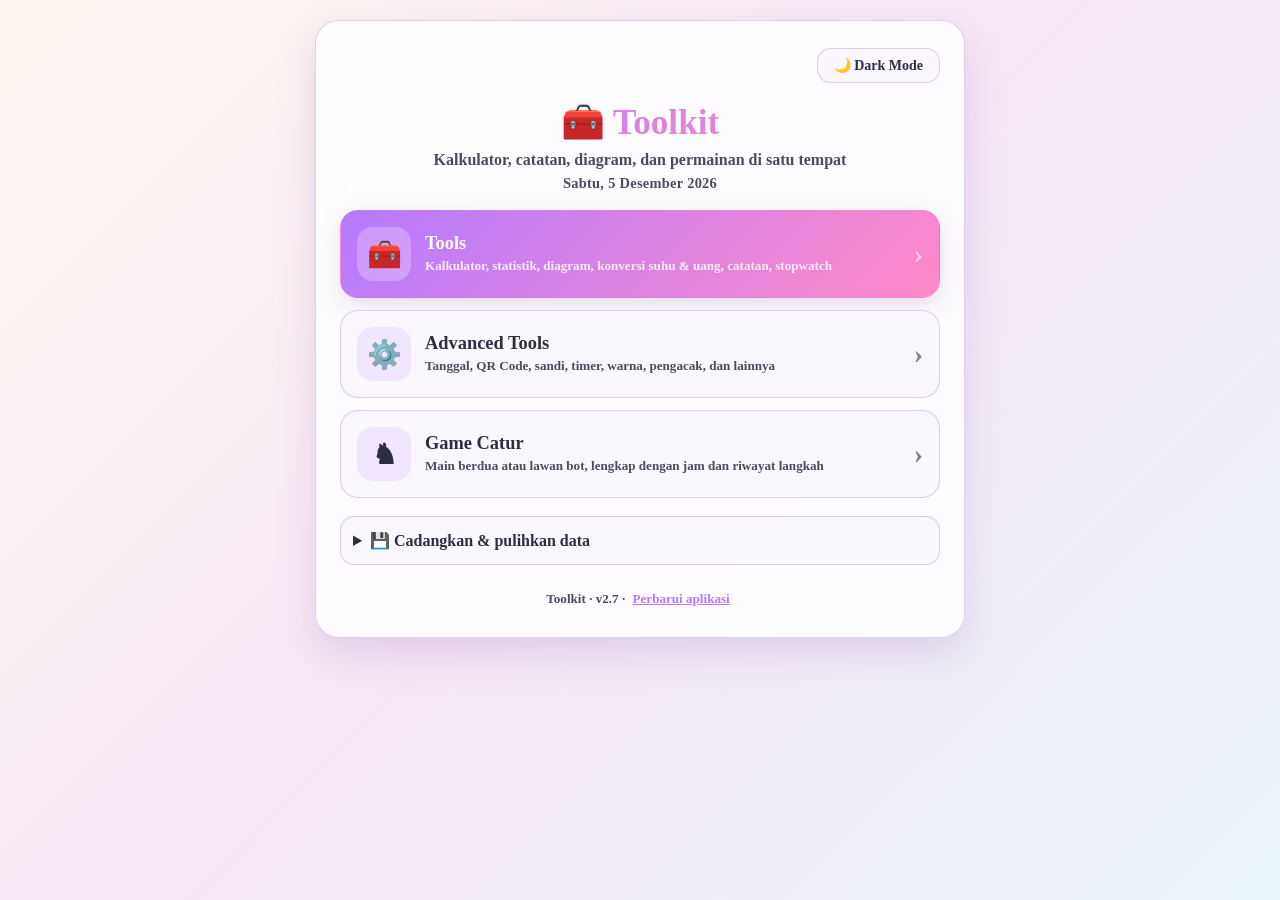
<file: index.html>
<!DOCTYPE html>
<html lang="id">
<head>
<meta charset="UTF-8">
<meta name="viewport" content="width=device-width, initial-scale=1">
<link rel="manifest" href="manifest.webmanifest">
<meta name="theme-color" content="#b57aff">
<link rel="icon" type="image/png" sizes="48x48" href="favicon-48.png">
<link rel="apple-touch-icon" href="apple-touch-icon.png">
<meta name="mobile-web-app-capable" content="yes">
<meta name="apple-mobile-web-app-capable" content="yes">
<meta name="apple-mobile-web-app-title" content="Toolkit">
<title>Toolkit</title>
<link rel="stylesheet" href="style.css?v=9">
</head>
<body>
<div class="app">

  <!-- Bilah atas: tombol kembali (hanya di dalam Tools) dan tema -->
  <div class="theme-toggle">
    <button id="backHome" class="hidden" onclick="keBeranda()">← Beranda</button>
    <span class="spacer"></span>
    <button onclick="toggleTheme()" id="themeBtn">🌙 Dark Mode</button>
  </div>

  <!-- ==================== LAYAR UTAMA ==================== -->
  <section id="viewHome">
    <h1><span class="t-ico">🧰</span> Toolkit</h1>
    <p class="sub">Kalkulator, catatan, diagram, dan permainan di satu tempat</p>
    <p class="tanggal" id="homeTanggal"></p>

    <div class="home-grid">
      <a class="home-card utama" href="#tools">
        <span class="hc-ico">🧰</span>
        <span class="hc-teks"><b>Tools</b><small>Kalkulator, statistik, diagram, konversi suhu & uang, catatan, stopwatch</small></span>
        <span class="hc-panah">›</span>
      </a>
      <a class="home-card" href="advanced.html">
        <span class="hc-ico">⚙️</span>
        <span class="hc-teks"><b>Advanced Tools</b><small>Tanggal, QR Code, sandi, timer, warna, pengacak, dan lainnya</small></span>
        <span class="hc-panah">›</span>
      </a>
      <a class="home-card" href="catur.html">
        <span class="hc-ico">♞</span>
        <span class="hc-teks"><b>Game Catur</b><small>Main berdua atau lawan bot, lengkap dengan jam dan riwayat langkah</small></span>
        <span class="hc-panah">›</span>
      </a>
    </div>

    <div id="pasangApp" class="pasang hidden">
      <span class="pasang-ico">📲</span>
      <div class="pasang-teks"><b>Pasang di layar utama</b><small id="pasangKet">Buka lebih cepat seperti aplikasi, dan tetap bisa dipakai tanpa internet.</small></div>
      <div class="pasang-aksi">
        <button class="btn-accent" id="pasangTombol">Pasang</button>
        <button class="btn-soft" id="pasangNanti">Nanti</button>
      </div>
    </div>

    <div id="homeInfo" class="home-info hidden"></div>

    <details class="cadangan" id="cadangan">
      <summary>💾 Cadangkan &amp; pulihkan data</summary>
      <p class="catatan-kecil">Catatan, tugas, riwayat kalkulator, dan game catur hanya tersimpan di browser HP ini. Kalau data situs terhapus, semuanya ikut hilang. Simpan cadangannya sesekali.</p>
      <p class="catatan-kecil" id="cadanganInfo"></p>
      <div class="two">
        <button type="button" class="btn-accent" onclick="unduhCadangan()">⬇ Cadangkan</button>
        <button type="button" class="btn-soft" onclick="pilihBerkasCadangan()">⬆ Pulihkan</button>
      </div>
      <input type="file" id="berkasCadangan" accept="application/json,.json" class="hidden" onchange="bacaBerkasCadangan(this)">
      <div id="cadanganKonfirmasi" class="konfirmasi hidden">
        <b>Pulihkan data ini?</b>
        <ul id="cadanganDaftar"></ul>
        <p class="catatan-kecil">Data yang sama di HP ini akan <b>ditimpa</b>. Kamu masih bisa mengurungkannya selama halaman ini belum ditutup.</p>
        <div class="two">
          <button type="button" class="btn-accent" onclick="terapkanCadangan()">Pulihkan</button>
          <button type="button" class="btn-soft" onclick="batalkanCadangan()">Batal</button>
        </div>
      </div>
      <button type="button" id="cadanganUrungkan" class="btn-soft hidden" onclick="urungkanPemulihan()">↩ Urungkan pemulihan</button>
      <div id="cadanganStatus" class="status-cadangan" role="status" aria-live="polite"></div>
    </details>

    <p class="versi">Toolkit · <span id="versiApp">v2.7</span> ·
      <button type="button" id="perbaruiApp" class="tautan" onclick="perbaruiAplikasi()">Perbarui aplikasi</button></p>
  </section>

  <!-- ==================== DAFTAR & ISI TOOLS ==================== -->
  <section id="viewTools" class="hidden">
    <div id="toolsHome">
      <h2><span class="t-ico">🧰</span> Tools</h2>
      <input type="search" id="toolFilter" placeholder="Cari tool… (mis. suhu, catatan)" oninput="filterTools()" aria-label="Cari tool">
      <div id="toolGrid" class="tool-grid"></div>
      <p id="toolEmpty" class="empty hidden">Tool tidak ditemukan</p>
    </div>

    <div id="toolView" class="hidden">
      <div class="tool-head">
        <button class="back-btn" onclick="keDaftarTools()">← Semua tools</button>
        <h2 id="toolTitle"></h2>
      </div>

      <!-- KALKULATOR -->
      <div id="kalkulator" class="tool-panel hidden"><div class="tool-box">
        <label class="lbl" for="angka1">Angka pertama</label>
        <input type="text" id="angka1" placeholder="mis. 12, 3/4, 2 1/2, ½" inputmode="decimal" autocomplete="off">
        <label class="lbl" for="operator">Operasi</label>
        <select id="operator">
          <option value="+">+ (tambah)</option>
          <option value="-">- (kurang)</option>
          <option value="*">× (kali)</option>
          <option value="/">÷ (bagi)</option>
          <option value="**">Pangkat</option>
          <option value="sqrt">Akar kuadrat</option>
          <option value="lingkaran">Lingkaran (jari-jari)</option>
          <option value="kubus">Kubus (sisi)</option>
        </select>
        <div id="angka2Wrap">
          <label class="lbl" for="angka2">Angka kedua</label>
          <input type="text" id="angka2" placeholder="Angka kedua" inputmode="decimal" autocomplete="off">
        </div>
        <div class="pecahan">
          <span class="lbl">Sisipkan pecahan ke kolom yang sedang aktif</span>
          <div class="chip-row" id="pecahanBaris">
            <button type="button" class="chip" onmousedown="event.preventDefault()" onclick="sisipkanPecahan('½')">½</button>
            <button type="button" class="chip" onmousedown="event.preventDefault()" onclick="sisipkanPecahan('⅓')">⅓</button>
            <button type="button" class="chip" onmousedown="event.preventDefault()" onclick="sisipkanPecahan('⅔')">⅔</button>
            <button type="button" class="chip" onmousedown="event.preventDefault()" onclick="sisipkanPecahan('¼')">¼</button>
            <button type="button" class="chip" onmousedown="event.preventDefault()" onclick="sisipkanPecahan('¾')">¾</button>
            <button type="button" class="chip" onmousedown="event.preventDefault()" onclick="sisipkanPecahan('⅛')">⅛</button>
            <button type="button" class="chip" onmousedown="event.preventDefault()" onclick="sisipkanPecahan('/')" aria-label="Garis pecahan">/</button>
          </div>
        </div>
        <button class="btn-accent" onclick="hitung()">Hitung</button>
        <div id="hasil" class="hasil" style="display:none;"></div>
        <div class="two">
          <button class="btn-soft" onclick="tampilHistory()">Lihat history</button>
          <button class="btn-soft" onclick="clearHistory()">Hapus history</button>
        </div>
        <div id="history" class="hasil" style="display:none;"></div>
      </div></div>

      <!-- STATISTIK DASAR -->
      <div id="statistikDasar" class="tool-panel hidden"><div class="tool-box">
        <label class="lbl" for="dataDasar">Data (pisahkan dengan koma)</label>
        <input type="text" id="dataDasar" placeholder="1,2,3,4,5" autocomplete="off">
        <label class="lbl" for="labelDasar">Label (opsional)</label>
        <input type="text" id="labelDasar" placeholder="A,B,C,D,E" autocomplete="off">
        <button class="btn-accent" onclick="hitungStatistikDasar()">Hitung</button>
        <div id="hasilStatistikDasar" class="hasil" style="display:none;"></div>
      </div></div>

      <!-- STATISTIK LANJUT -->
      <div id="statistikLanjut" class="tool-panel hidden"><div class="tool-box">
        <label class="lbl" for="dataStatistik">Data (pisahkan dengan koma)</label>
        <input type="text" id="dataStatistik" placeholder="1,2,3,4,5,6,7,8" autocomplete="off">
        <label class="lbl" for="persentilInput">Persentil (opsional)</label>
        <input type="text" id="persentilInput" placeholder="10,90" autocomplete="off">
        <button class="btn-accent" onclick="hitungStatistikLanjut()">Hitung</button>
        <div id="hasilStatistikLanjut" class="hasil" style="display:none;"></div>
        <div id="langkahStatistik" class="hasil" style="display:none; margin-top:15px;"></div>
      </div></div>

      <!-- DIAGRAM -->
      <div id="diagram" class="tool-panel hidden"><div class="tool-box">
        <label class="lbl" for="judulDiagram">Judul</label>
        <input type="text" id="judulDiagram" placeholder="Judul diagram" autocomplete="off">
        <label class="lbl" for="labelData">Label (pisahkan dengan koma)</label>
        <input type="text" id="labelData" placeholder="Apel,Jeruk,Mangga" autocomplete="off">
        <label class="lbl" for="nilaiData">Nilai (pisahkan dengan koma)</label>
        <input type="text" id="nilaiData" placeholder="10,15,8" autocomplete="off">
        <div class="two">
          <div><label class="lbl" for="tipeDiagram">Jenis</label>
            <select id="tipeDiagram">
              <option value="bar">Bar Chart</option>
              <option value="line">Line Chart</option>
              <option value="pie">Pie Chart</option>
              <option value="donut">Donut Chart</option>
            </select></div>
          <div><label class="lbl" for="urutData">Urutan</label>
            <select id="urutData">
              <option value="asli">Sesuai input</option>
              <option value="desc">Terbesar → terkecil</option>
              <option value="asc">Terkecil → terbesar</option>
              <option value="az">Label A–Z</option>
            </select></div>
          <div><label class="lbl" for="paletWarna">Warna</label>
            <select id="paletWarna">
              <option value="catppuccin">Catppuccin</option>
              <option value="pastel">Pastel</option>
              <option value="neon">Neon</option>
              <option value="monokrom">Monokrom</option>
              <option value="cyberpunk">Cyberpunk</option>
              <option value="toxico">Toxico</option>
              <option value="sunset">Sunset</option>
              <option value="galaxy">Galaxy</option>
              <option value="candy">Candy</option>
            </select></div>
          <div><label class="lbl" for="bgDiagram">Latar</label>
            <select id="bgDiagram">
              <option value="gelap">Gelap</option>
              <option value="terang">Terang</option>
            </select></div>
        </div>
        <div class="two">
          <button class="btn-accent" onclick="gambarDiagram()">Gambar diagram</button>
          <button class="btn-soft" onclick="isiContohDiagram()">Isi contoh data</button>
        </div>
        <div id="chartContainer">
          <canvas id="canvasDiagram" width="380" height="220" role="img" aria-label="Diagram belum digambar"></canvas>
        </div>
        <div class="three btn-baris">
          <button class="btn-soft" onclick="exportPNG()">⬇ PNG</button>
          <button class="btn-soft" onclick="exportJPG()">⬇ JPG</button>
          <button class="btn-soft" onclick="salinGambar()">📋 Salin</button>
        </div>
        <div id="diagramStatus" role="status" aria-live="polite"></div>
      </div></div>

      <!-- SUHU -->
      <div id="suhu" class="tool-panel hidden"><div class="tool-box">
        <label class="lbl" for="suhuInput">Suhu</label>
        <input type="text" id="suhuInput" placeholder="Masukkan suhu" inputmode="decimal" autocomplete="off">
        <div class="swap-row">
          <div class="grow"><label class="lbl" for="suhuFrom">Dari</label>
            <select id="suhuFrom">
              <option value="C">Celcius</option>
              <option value="F">Fahrenheit</option>
              <option value="K">Kelvin</option>
            </select></div>
          <button class="icon-btn" onclick="tukarSuhu()" aria-label="Tukar satuan" title="Tukar">⇄</button>
          <div class="grow"><label class="lbl" for="suhuTo">Ke</label>
            <select id="suhuTo">
              <option value="F">Fahrenheit</option>
              <option value="C">Celcius</option>
              <option value="K">Kelvin</option>
            </select></div>
        </div>
        <button class="btn-accent" onclick="konversiSuhu()">Konversi</button>
        <div id="hasilSuhu" class="hasil" style="display:none;"></div>
      </div></div>

      <!-- UANG -->
      <div id="uang" class="tool-panel hidden"><div class="tool-box">
        <label class="lbl" for="uangInput">Jumlah uang</label>
        <input type="text" id="uangInput" placeholder="Jumlah uang" inputmode="decimal" autocomplete="off">
        <div class="swap-row">
          <div class="grow"><label class="lbl" for="uangFrom">Dari</label>
            <select id="uangFrom">
              <option value="IDR">IDR</option>
              <option value="USD">USD</option>
              <option value="EUR">EUR</option>
              <option value="JPY">JPY</option>
              <option value="SGD">SGD</option>
            </select></div>
          <button class="icon-btn" onclick="tukarUang()" aria-label="Tukar mata uang" title="Tukar">⇄</button>
          <div class="grow"><label class="lbl" for="uangTo">Ke</label>
            <select id="uangTo">
              <option value="USD">USD</option>
              <option value="IDR">IDR</option>
              <option value="EUR">EUR</option>
              <option value="JPY">JPY</option>
              <option value="SGD">SGD</option>
            </select></div>
        </div>
        <button class="btn-accent" onclick="konversiUang()">Konversi</button>
        <div id="hasilUang" class="hasil" style="display:none;"></div>
        <p class="catatan-kecil">Kurs di sini perkiraan tetap, bukan kurs real-time. Untuk transaksi, cek kurs resmi.</p>
      </div></div>

      <!-- CATATAN + TO-DO -->
      <div id="catatanTodo" class="tool-panel hidden"><div class="tool-box">
        <label class="lbl" for="taskInput">Tugas baru</label>
        <div class="tambah-baris">
          <input type="text" id="taskInput" placeholder="Tambah tugas/catatan..." autocomplete="off">
          <button class="btn-accent" onclick="addTask()">Tambah</button>
        </div>
        <div id="taskInfo" class="task-info"></div>
        <ul id="taskList"></ul>

        <label class="lbl" for="noteArea">📝 Catatan panjang <span id="noteStatus" class="note-status"></span></label>
        <textarea id="noteArea" rows="6" placeholder="Tulis catatan panjang di sini… (tersimpan otomatis)"></textarea>
        <button class="btn-soft" onclick="clearNote()">Hapus catatan</button>
      </div></div>

      <!-- STOPWATCH -->
      <div id="stopwatch" class="tool-panel hidden"><div class="tool-box">
        <div class="stopwatch-display" id="stopwatchDisplay">00:00:00.000</div>
        <div class="stopwatch-controls">
          <button class="btn-accent" onclick="startStopwatch()">Mulai</button>
          <button class="btn-soft" onclick="pauseStopwatch()">Jeda</button>
          <button class="btn-soft" onclick="resetStopwatch()">Reset</button>
          <button class="btn-soft" onclick="lapStopwatch()">Lap</button>
        </div>
        <div id="lapList"></div>
      </div></div>
    </div>
  </section>

</div>
<script src="script.js?v=9"></script>
<script src="pwa.js?v=1"></script>
</body>
</html>
</file>
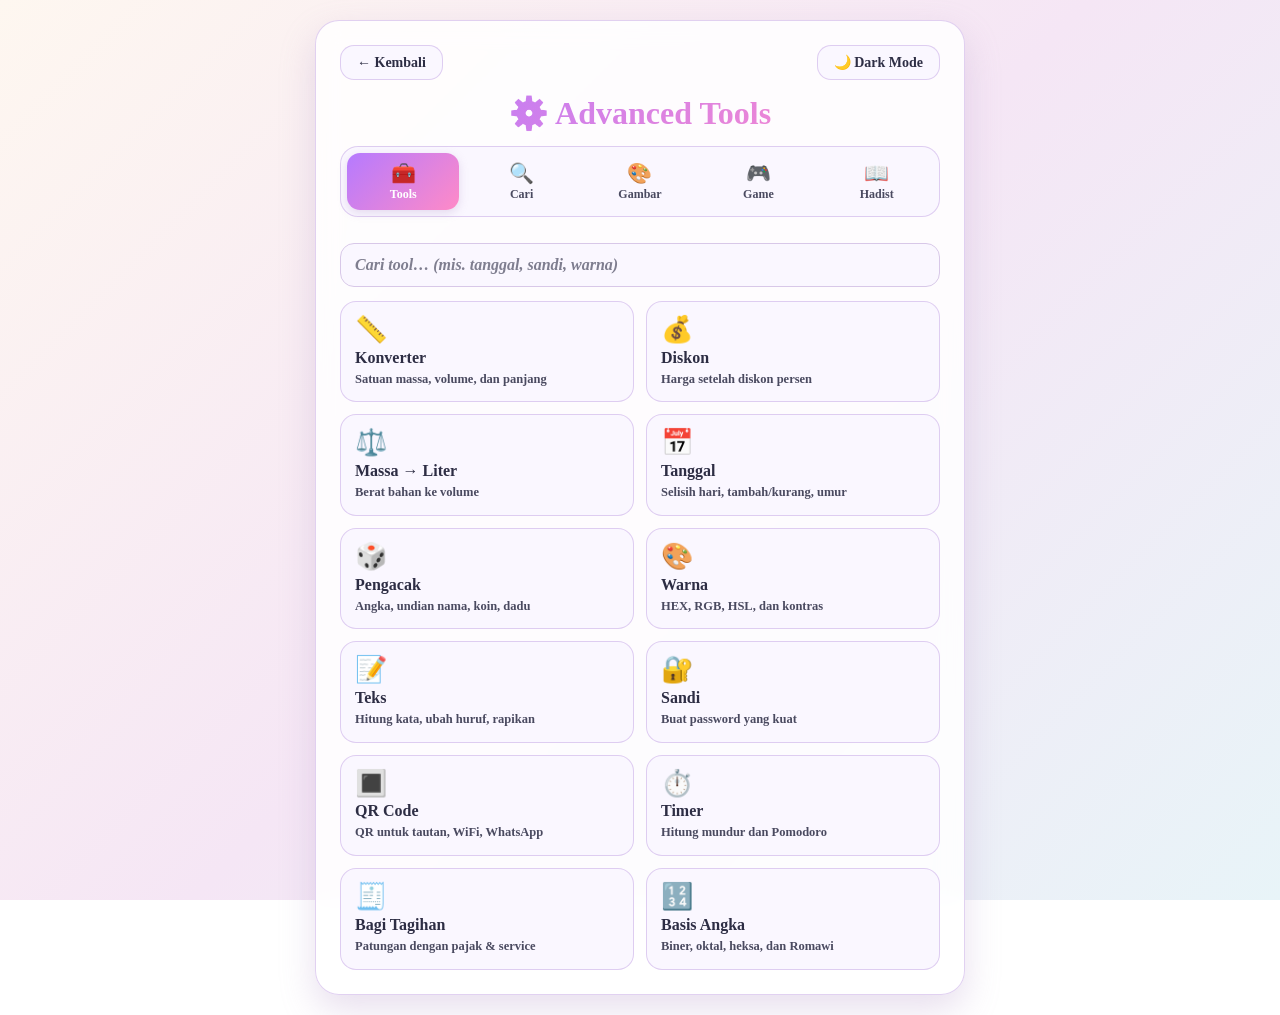
<file: advanced.html>
<!DOCTYPE html>
<html lang="id">
<head>
<meta charset="UTF-8">
<meta name="viewport" content="width=device-width, initial-scale=1">
<link rel="manifest" href="manifest.webmanifest">
<meta name="theme-color" content="#b57aff">
<link rel="icon" type="image/png" sizes="48x48" href="favicon-48.png">
<link rel="apple-touch-icon" href="apple-touch-icon.png">
<meta name="mobile-web-app-capable" content="yes">
<meta name="apple-mobile-web-app-capable" content="yes">
<meta name="apple-mobile-web-app-title" content="Toolkit">
<title>Advanced Tools</title>
<link rel="stylesheet" href="advanced.css?v=4">
<link href="https://fonts.googleapis.com/css2?family=Amiri:wght@400;700&display=swap" rel="stylesheet">
</head>
<body>
<div class="app">

  <div class="theme-toggle">
    <button onclick="window.location.href='index.html'">← Kembali</button>
    <button onclick="toggleTheme()" id="themeBtn">🌙 Dark Mode</button>
  </div>

  <h1>⚙️ Advanced Tools</h1>

  <!-- Navigasi utama: satu baris, ikon di atas label -->
  <nav class="main-nav" aria-label="Menu utama">
    <button class="nav-btn active" data-tab="tools" onclick="switchTab('tools', event)"><span class="nav-ico">🧰</span><span>Tools</span></button>
    <button class="nav-btn" data-tab="search" onclick="switchTab('search', event)"><span class="nav-ico">🔍</span><span>Cari</span></button>
    <button class="nav-btn" data-tab="image" onclick="switchTab('image', event)"><span class="nav-ico">🎨</span><span>Gambar</span></button>
    <button class="nav-btn" data-tab="game" onclick="switchTab('game', event)"><span class="nav-ico">🎮</span><span>Game</span></button>
    <button class="nav-btn" data-tab="hadist" onclick="switchTab('hadist', event)"><span class="nav-ico">📖</span><span>Hadist</span></button>
  </nav>

  <!-- ===== TOOLS: daftar kartu, lalu panel tool yang dipilih ===== -->
  <section id="tab-tools" class="tab-content active">
    <div id="toolHome">
      <input type="search" id="toolFilter" placeholder="Cari tool… (mis. tanggal, sandi, warna)" oninput="filterTools()" aria-label="Cari tool">
      <div id="toolGrid" class="tool-grid"></div>
      <p id="toolEmpty" class="empty hidden">Tool tidak ditemukan</p>
    </div>

    <div id="toolView" class="hidden">
      <div class="tool-head">
        <button class="back-btn" onclick="closeTool()">← Semua tools</button>
        <h2 id="toolTitle"></h2>
      </div>

      <!-- Konverter -->
      <div id="tool-konverter" class="tool-panel hidden">
        <div class="tool-box">
          <label class="lbl" for="valConv">Nilai</label>
          <input type="number" id="valConv" placeholder="Masukkan angka" step="any" inputmode="decimal" oninput="hitungKonversi(true)">
          <div class="swap-row">
            <div class="grow"><label class="lbl" for="fromUnit">Dari</label>
              <select id="fromUnit" onchange="hitungKonversi(true)">
                <option value="g">Gram</option>
                <option value="kg">Kilogram</option>
                <option value="mg">Miligram</option>
                <option value="ml">Mililiter</option>
                <option value="l">Liter</option>
                <option value="cm">Centimeter</option>
                <option value="m">Meter</option>
                <option value="mm">MiliMeter</option>
                <option value="inch">Inch</option>

              </select></div>
            <button class="icon-btn" onclick="tukarSatuan()" aria-label="Tukar satuan" title="Tukar">⇄</button>
            <div class="grow"><label class="lbl" for="toUnit">Ke</label>
              <select id="toUnit" onchange="hitungKonversi(true)">
                <option value="kg">Kilogram</option>
                <option value="g">Gram</option>
                <option value="mg">Miligram</option>
                <option value="l">Liter</option>
                <option value="ml">Mililiter</option>
                <option value="m">Meter</option>
                <option value="mm">MiliMeter</option>
                <option value="cm">Centimeter</option>
                <option value="inch">Inch</option>

              </select></div>
          </div>
          <button class="btn-accent" onclick="hitungKonversi()">Convert</button>
          <div id="hasilConv" class="hasil-box"></div>
        </div>
      </div>

      <!-- Persen / Diskon -->
      <div id="tool-persen" class="tool-panel hidden">
        <div class="tool-box">
          <label class="lbl" for="valPersen">Harga awal (Rp)</label>
          <input type="number" id="valPersen" placeholder="Harga awal" inputmode="decimal" oninput="hitungPersen(true)">
          <label class="lbl" for="persen">Diskon (%)</label>
          <input type="number" id="persen" placeholder="Diskon %" inputmode="decimal" oninput="hitungPersen(true)">
          <button class="btn-accent" onclick="hitungPersen()">Hitung</button>
          <div id="hasilPersen" class="hasil-box"></div>
        </div>
      </div>

      <!-- Massa -> Liter -->
      <div id="tool-massa" class="tool-panel hidden">
        <div class="tool-box">
          <label class="lbl" for="kgInput">Berat (kg)</label>
          <input type="number" id="kgInput" placeholder="Berat kg" step="any" inputmode="decimal" oninput="kgKeLiter(true)">
          <label class="lbl" for="bahan">Bahan (densitas)</label>
          <select id="bahan" onchange="kgKeLiter(true)">
            <option value="1">Air - 1.0 kg/L</option>
            <option value="0.92">Minyak Goreng - 0.92 kg/L</option>
            <option value="1.03">Susu - 1.03 kg/L</option>
            <option value="13.6">Merkuri - 13.6 kg/L</option>
            <option value="0.79">Alkohol - 0.79 kg/L</option>

          </select>
          <button class="btn-accent" onclick="kgKeLiter()">Hitung</button>
          <div id="hasilKgLiter" class="hasil-box"></div>
        </div>
      </div>

      <!-- Tanggal -->
      <div id="tool-tanggal" class="tool-panel hidden">
        <div class="seg" role="tablist">
          <button class="seg-btn active" data-seg="tgl:selisih" onclick="tglMode('selisih', this)">Selisih</button>
          <button class="seg-btn" data-seg="tgl:tambah" onclick="tglMode('tambah', this)">Tambah/Kurang</button>
          <button class="seg-btn" data-seg="tgl:umur" onclick="tglMode('umur', this)">Umur</button>
        </div>
        <div class="tool-box">
          <div id="tgl-selisih" class="seg-pane">
            <div class="two">
              <div><label class="lbl" for="tglA">Dari tanggal</label><input type="date" id="tglA" onchange="tglHitung()" oninput="tglHitung()"></div>
              <div><label class="lbl" for="tglB">Sampai tanggal</label><input type="date" id="tglB" onchange="tglHitung()" oninput="tglHitung()"></div>
            </div>
            <div id="tglHasil1" class="hasil-box"></div>
          </div>
          <div id="tgl-tambah" class="seg-pane hidden">
            <label class="lbl" for="tglMulai">Tanggal awal</label>
            <input type="date" id="tglMulai" onchange="tglHitung()" oninput="tglHitung()">
            <div class="three">
              <div><label class="lbl" for="tglArah">Aksi</label>
                <select id="tglArah" onchange="tglHitung()"><option value="1">Tambah</option><option value="-1">Kurang</option></select></div>
              <div><label class="lbl" for="tglJumlah">Jumlah</label>
                <input type="number" id="tglJumlah" value="30" min="0" inputmode="numeric" oninput="tglHitung()"></div>
              <div><label class="lbl" for="tglSatuan">Satuan</label>
                <select id="tglSatuan" onchange="tglHitung()"><option value="hari">Hari</option><option value="minggu">Minggu</option><option value="bulan">Bulan</option><option value="tahun">Tahun</option></select></div>
            </div>
            <div id="tglHasil2" class="hasil-box"></div>
          </div>
          <div id="tgl-umur" class="seg-pane hidden">
            <div class="two">
              <div><label class="lbl" for="tglLahir">Tanggal lahir</label><input type="date" id="tglLahir" onchange="tglHitung()" oninput="tglHitung()"></div>
              <div><label class="lbl" for="tglRef">Per tanggal</label><input type="date" id="tglRef" onchange="tglHitung()" oninput="tglHitung()"></div>
            </div>
            <div id="tglHasil3" class="hasil-box"></div>
          </div>
        </div>
      </div>

      <!-- Pengacak -->
      <div id="tool-acak" class="tool-panel hidden">
        <div class="seg" role="tablist">
          <button class="seg-btn active" data-seg="acak:angka" onclick="acakMode('angka', this)">Angka</button>
          <button class="seg-btn" data-seg="acak:daftar" onclick="acakMode('daftar', this)">Daftar</button>
          <button class="seg-btn" data-seg="acak:koin" onclick="acakMode('koin', this)">Koin</button>
          <button class="seg-btn" data-seg="acak:dadu" onclick="acakMode('dadu', this)">Dadu</button>
        </div>
        <div class="tool-box">
          <div id="acak-angka" class="seg-pane">
            <div class="three">
              <div><label class="lbl" for="acakMin">Minimum</label><input type="number" id="acakMin" value="1" inputmode="numeric"></div>
              <div><label class="lbl" for="acakMax">Maksimum</label><input type="number" id="acakMax" value="100" inputmode="numeric"></div>
              <div><label class="lbl" for="acakJumlah">Jumlah</label><input type="number" id="acakJumlah" value="1" min="1" inputmode="numeric"></div>
            </div>
            <label class="check"><input type="checkbox" id="acakUnik"> Tanpa angka kembar</label>
            <button class="btn-accent" onclick="acakAngka()">Acak angka</button>
            <div id="acakHasilAngka" class="hasil-box"></div>
          </div>
          <div id="acak-daftar" class="seg-pane hidden">
            <label class="lbl" for="acakDaftar">Daftar (satu per baris)</label>
            <textarea id="acakDaftar" rows="5" placeholder="Andi&#10;Budi&#10;Citra&#10;Dewi"></textarea>
            <div class="two">
              <div><label class="lbl" for="acakPilih">Pilih berapa</label><input type="number" id="acakPilih" value="1" min="1" inputmode="numeric"></div>
              <div class="end"><button class="btn-soft" onclick="acakKocok()">Kocok urutan</button></div>
            </div>
            <button class="btn-accent" onclick="acakDaftarPilih()">Pilih acak</button>
            <div id="acakHasilDaftar" class="hasil-box"></div>
          </div>
          <div id="acak-koin" class="seg-pane hidden">
            <div id="koinTampil" class="koin">🪙</div>
            <button class="btn-accent" onclick="acakKoin()">Lempar koin</button>
            <div id="acakHasilKoin" class="hasil-box"></div>
          </div>
          <div id="acak-dadu" class="seg-pane hidden">
            <label class="lbl" for="acakDaduJml">Jumlah dadu</label>
            <select id="acakDaduJml"><option>1</option><option>2</option><option>3</option><option>4</option><option>5</option><option>6</option></select>
            <button class="btn-accent" onclick="acakDadu()">Kocok dadu</button>
            <div id="acakHasilDadu" class="hasil-box"></div>
          </div>
        </div>
      </div>

      <!-- Warna -->
      <div id="tool-warna" class="tool-panel hidden">
        <div class="tool-box">
          <div class="warna-input">
            <input type="color" id="warnaPicker" value="#b57aff" aria-label="Pilih warna" oninput="warnaDariPicker()">
            <input type="text" id="warnaHex" value="#b57aff" placeholder="#b57aff atau rgb(181,122,255)" spellcheck="false" autocapitalize="off" oninput="warnaDariTeks()">
          </div>
          <div id="warnaSwatch" class="swatch"></div>
          <div id="warnaNilai" class="nilai-list"></div>
          <div id="warnaKontras" class="hasil-box"></div>
          <label class="lbl">Gradasi (ketuk untuk memakai)</label>
          <div id="warnaPalet" class="palet"></div>
        </div>
      </div>

      <!-- Teks -->
      <div id="tool-teks" class="tool-panel hidden">
        <div class="tool-box">
          <label class="lbl" for="teksInput">Teks</label>
          <textarea id="teksInput" rows="6" placeholder="Tempel atau ketik teks di sini…" oninput="teksHitung()"></textarea>
          <div id="teksStat" class="stat-grid"></div>
          <label class="lbl">Ubah teks</label>
          <div class="chip-row">
            <button class="chip" onclick="teksAksi('upper')">HURUF BESAR</button>
            <button class="chip" onclick="teksAksi('lower')">huruf kecil</button>
            <button class="chip" onclick="teksAksi('title')">Huruf Awal Kapital</button>
            <button class="chip" onclick="teksAksi('kalimat')">Awal kalimat</button>
            <button class="chip" onclick="teksAksi('spasi')">Rapikan spasi</button>
            <button class="chip" onclick="teksAksi('urut')">Urutkan baris</button>
            <button class="chip" onclick="teksAksi('unik')">Hapus baris ganda</button>
            <button class="chip" onclick="teksAksi('balik')">Balik teks</button>
          </div>
          <div class="two">
            <button class="btn-soft" onclick="teksAksi('hapus')">Kosongkan</button>
            <button class="btn-accent small" onclick="copyText(document.getElementById('teksInput').value, this)">Salin</button>
          </div>
        </div>
      </div>

      <!-- Sandi -->
      <div id="tool-sandi" class="tool-panel hidden">
        <div class="tool-box">
          <div id="sandiHasil" class="sandi-box" aria-live="polite"></div>
          <div id="sandiKekuatan" class="kuat"><div class="kuat-bar"><span id="sandiBar"></span></div><span id="sandiLabel"></span></div>
          <label class="lbl" for="sandiPanjang">Panjang: <b id="sandiPanjangNilai">16</b> karakter</label>
          <input type="range" id="sandiPanjang" min="8" max="64" value="16" oninput="sandiBuat()">
          <div class="check-grid">
            <label class="check"><input type="checkbox" id="sandiBesar" checked onchange="sandiBuat()"> Huruf BESAR</label>
            <label class="check"><input type="checkbox" id="sandiKecil" checked onchange="sandiBuat()"> Huruf kecil</label>
            <label class="check"><input type="checkbox" id="sandiAngka" checked onchange="sandiBuat()"> Angka 0-9</label>
            <label class="check"><input type="checkbox" id="sandiSimbol" checked onchange="sandiBuat()"> Simbol !@#</label>
            <label class="check wide"><input type="checkbox" id="sandiMirip" onchange="sandiBuat()"> Hindari karakter mirip (0 O 1 l I)</label>
          </div>
          <div class="two">
            <button class="btn-accent" onclick="sandiBuat()">Buat ulang</button>
            <button class="btn-soft" onclick="copyText(document.getElementById('sandiHasil').textContent, this)">Salin</button>
          </div>
        </div>
      </div>

      <!-- Timer -->
      <div id="tool-timer" class="tool-panel hidden">
        <div class="seg" role="tablist">
          <button class="seg-btn active" data-seg="tmr:mundur" onclick="tmrMode('mundur', this)">Hitung mundur</button>
          <button class="seg-btn" data-seg="tmr:pomodoro" onclick="tmrMode('pomodoro', this)">Pomodoro</button>
        </div>
        <div class="tool-box">
          <div id="tmrFase" class="tmr-fase"></div>
          <div id="tmrTampil" class="tmr-tampil" aria-live="off">05:00</div>
          <div id="tmr-mundur" class="seg-pane">
            <div class="two">
              <div><label class="lbl" for="tmrMenit">Menit</label><input type="number" id="tmrMenit" value="5" min="0" max="999" inputmode="numeric" oninput="tmrAtur()"></div>
              <div><label class="lbl" for="tmrDetik">Detik</label><input type="number" id="tmrDetik" value="0" min="0" max="59" inputmode="numeric" oninput="tmrAtur()"></div>
            </div>
            <div class="chip-row">
              <button class="chip" onclick="tmrPreset(1)">1 mnt</button>
              <button class="chip" onclick="tmrPreset(3)">3 mnt</button>
              <button class="chip" onclick="tmrPreset(5)">5 mnt</button>
              <button class="chip" onclick="tmrPreset(10)">10 mnt</button>
              <button class="chip" onclick="tmrPreset(15)">15 mnt</button>
              <button class="chip" onclick="tmrPreset(30)">30 mnt</button>
            </div>
          </div>
          <div id="tmr-pomodoro" class="seg-pane hidden">
            <div class="two">
              <div><label class="lbl" for="pomoFokus">Fokus (menit)</label><input type="number" id="pomoFokus" value="25" min="1" max="180" inputmode="numeric" oninput="tmrAtur()"></div>
              <div><label class="lbl" for="pomoIstirahat">Istirahat (menit)</label><input type="number" id="pomoIstirahat" value="5" min="1" max="60" inputmode="numeric" oninput="tmrAtur()"></div>
            </div>
            <div id="pomoSesi" class="hasil-box show">Sesi fokus selesai: <b id="pomoJumlah">0</b></div>
          </div>
          <div class="two">
            <button class="btn-accent" id="tmrToggle" onclick="tmrToggle()">▶ Mulai</button>
            <button class="btn-soft" onclick="tmrReset()">Reset</button>
          </div>
        </div>
      </div>

      <!-- Bagi Tagihan -->
      <div id="tool-tagihan" class="tool-panel hidden">
        <div class="tool-box">
          <label class="lbl" for="bagiTotal">Total tagihan (Rp)</label>
          <input type="number" id="bagiTotal" placeholder="Contoh: 300000" inputmode="decimal" oninput="bagiHitung()">
          <div class="three">
            <div><label class="lbl" for="bagiPajak">Pajak (%)</label><input type="number" id="bagiPajak" value="0" min="0" step="any" inputmode="decimal" oninput="bagiHitung()"></div>
            <div><label class="lbl" for="bagiService">Service (%)</label><input type="number" id="bagiService" value="0" min="0" step="any" inputmode="decimal" oninput="bagiHitung()"></div>
            <div><label class="lbl" for="bagiOrang">Orang</label><input type="number" id="bagiOrang" value="2" min="1" inputmode="numeric" oninput="bagiHitung()"></div>
          </div>
          <label class="lbl" for="bagiBulat">Pembulatan per orang (ke atas)</label>
          <select id="bagiBulat" onchange="bagiHitung()">
            <option value="1">Tanpa pembulatan</option>
            <option value="100">Ke Rp100</option>
            <option value="500">Ke Rp500</option>
            <option value="1000">Ke Rp1.000</option>
          </select>
          <div id="bagiHasil" class="hasil-box"></div>
        </div>
      </div>

      <!-- Basis Angka -->
      <div id="tool-basis" class="tool-panel hidden">
        <div class="tool-box">
          <div class="two">
            <div><label class="lbl" for="basisInput">Angka</label><input type="text" id="basisInput" value="255" placeholder="mis. 255" autocapitalize="off" spellcheck="false" oninput="basisHitung()"></div>
            <div><label class="lbl" for="basisDari">Basis</label>
              <select id="basisDari" onchange="basisHitung()"><option value="10">Desimal (10)</option><option value="2">Biner (2)</option><option value="8">Oktal (8)</option><option value="16">Heksa (16)</option></select></div>
          </div>
          <div id="basisHasil" class="nilai-list"></div>
          <label class="lbl" for="romawiInput">Angka Romawi → desimal</label>
          <input type="text" id="romawiInput" placeholder="mis. MCMXCIV" autocapitalize="characters" spellcheck="false" oninput="romawiHitung()">
          <div id="romawiHasil" class="hasil-box"></div>
        </div>
      </div>
      <!-- QR Code -->
      <div id="tool-qr" class="tool-panel hidden">
        <div class="tool-box">
          <label class="lbl" for="qrJenis">Jenis isi</label>
          <select id="qrJenis" onchange="qrGantiJenis()">
            <option value="teks">Teks / Tautan</option>
            <option value="wifi">WiFi</option>
            <option value="wa">WhatsApp</option>
            <option value="email">Email</option>
            <option value="tel">Telepon</option>
          </select>

          <div id="qr-teks" class="qr-form">
            <label class="lbl" for="qrTeks">Teks atau tautan</label>
            <textarea id="qrTeks" rows="3" placeholder="https://contoh.com" oninput="qrBuatTunda()"></textarea>
          </div>
          <div id="qr-wifi" class="qr-form hidden">
            <label class="lbl" for="qrSsid">Nama WiFi (SSID)</label>
            <input type="text" id="qrSsid" autocomplete="off" autocapitalize="off" spellcheck="false" oninput="qrBuatTunda()">
            <div class="two">
              <div><label class="lbl" for="qrSandi">Kata sandi</label><input type="text" id="qrSandi" autocomplete="off" autocapitalize="off" spellcheck="false" oninput="qrBuatTunda()"></div>
              <div><label class="lbl" for="qrEnkripsi">Keamanan</label>
                <select id="qrEnkripsi" onchange="qrBuat()"><option value="WPA">WPA / WPA2 / WPA3</option><option value="WEP">WEP</option><option value="nopass">Tanpa sandi</option></select></div>
            </div>
            <label class="check"><input type="checkbox" id="qrTersembunyi" onchange="qrBuat()"> Jaringan tersembunyi</label>
          </div>
          <div id="qr-wa" class="qr-form hidden">
            <label class="lbl" for="qrNomor">Nomor WhatsApp</label>
            <input type="tel" id="qrNomor" placeholder="0812 3456 7890" inputmode="tel" oninput="qrBuatTunda()">
            <label class="lbl" for="qrPesan">Pesan awal (opsional)</label>
            <textarea id="qrPesan" rows="2" placeholder="Halo, saya mau tanya…" oninput="qrBuatTunda()"></textarea>
          </div>
          <div id="qr-email" class="qr-form hidden">
            <label class="lbl" for="qrAlamat">Alamat email</label>
            <input type="email" id="qrAlamat" placeholder="nama@contoh.com" autocapitalize="off" oninput="qrBuatTunda()">
            <label class="lbl" for="qrSubjek">Subjek (opsional)</label>
            <input type="text" id="qrSubjek" oninput="qrBuatTunda()">
            <label class="lbl" for="qrIsiEmail">Isi pesan (opsional)</label>
            <textarea id="qrIsiEmail" rows="2" oninput="qrBuatTunda()"></textarea>
          </div>
          <div id="qr-tel" class="qr-form hidden">
            <label class="lbl" for="qrTelp">Nomor telepon</label>
            <input type="tel" id="qrTelp" placeholder="+62 812 3456 7890" inputmode="tel" oninput="qrBuatTunda()">
          </div>

          <div id="qrKotak" class="qr-kotak kosong"><canvas id="qrCanvas" role="img" aria-label="Hasil QR Code"></canvas></div>
          <div id="qrInfo" class="hasil-box"></div>

          <div class="qr-aksi">
            <button class="btn-accent" onclick="qrUnduhPng()" disabled>⬇ PNG</button>
            <button class="btn-soft" onclick="qrUnduhSvg()" disabled>⬇ SVG</button>
            <button class="btn-soft" onclick="qrSalinGambar(this)" disabled>📋 Salin</button>
          </div>

          <details class="qr-opsi">
            <summary>Pengaturan lanjutan</summary>
            <div class="two">
              <div><label class="lbl" for="qrLevel">Koreksi kesalahan</label>
                <select id="qrLevel" onchange="qrBuat()"><option value="L">L · 7%</option><option value="M" selected>M · 15%</option><option value="Q">Q · 25%</option><option value="H">H · 30%</option></select></div>
              <div><label class="lbl" for="qrUkuran">Ukuran gambar</label>
                <select id="qrUkuran" onchange="qrBuat()"><option value="256">256 px</option><option value="512" selected>512 px</option><option value="1024">1024 px</option></select></div>
            </div>
            <div class="three">
              <div><label class="lbl" for="qrMargin">Margin</label><input type="number" id="qrMargin" value="4" min="0" max="10" inputmode="numeric" oninput="qrBuatTunda()"></div>
              <div><label class="lbl" for="qrFg">Warna QR</label><input type="color" id="qrFg" value="#000000" oninput="qrBuatTunda()"></div>
              <div><label class="lbl" for="qrBg">Warna latar</label><input type="color" id="qrBg" value="#ffffff" oninput="qrBuatTunda()"></div>
            </div>
            <p class="muted-kecil">Koreksi lebih tinggi membuat QR tetap terbaca walau sebagian rusak atau tertutup logo, tetapi gambarnya lebih padat. Warna gelap di atas latar terang paling aman untuk dipindai.</p>
          </details>
        </div>
      </div>

    </div>
  </section>

  <!-- ===== CARI ===== -->
  <section id="tab-search" class="tab-content">
    <h2><span class="t-ico">🔍</span> Cari Catatan & To-Do</h2>
    <div id="searchBox">
      <input type="search" id="searchInput" placeholder="Ketik kata kunci..." onkeyup="doSearch()" oninput="doSearch()">
      <div id="searchResults" style="display:none;"></div>
    </div>
  </section>

  <!-- ===== GAMBAR ===== -->
  <section id="tab-image" class="tab-content">
    <h2><span class="t-ico">🎨</span> Generate Gambar</h2>
    <p class="sub">Ketik prompt, lalu pilih situs untuk membuat gambarnya</p>
    <div id="imageGen">
      <input type="text" id="imagePrompt" placeholder="Contoh: kucing lucu pakai kacamata, cyberpunk city">
      <select id="imageOrientation">
        <option value="square">Square 1:1</option>
        <option value="landscape">Landscape 16:9</option>
        <option value="vertical">Vertical 9:16</option>
      </select>
      <button onclick="generateImage()">Generate</button>
      <div id="imageResult"></div>
    </div>
  </section>

  <!-- ===== GAME ===== -->
  <section id="tab-game" class="tab-content">
    <h2><span class="t-ico">🎮</span> Catur Bulan</h2>
    <p class="sub">Maks 3 biji per pemain. Kalau sudah 3, biji paling lama hilang. Ketuk kotak untuk jalan.</p>

    <div id="ttt-setup">
      <button id="ttt-start-btn" class="reset-btn">▶️ Start Game</button>
    </div>

    <div id="ttt-game" style="display:none">
      <div class="ttt-timer">
        <span>X: <b id="timerX">5</b>s</span>
        <span>O: <b id="timerO">5</b>s</span>
      </div>
      <div id="ttt-status">Giliran: X</div>
      <div id="ttt-board">
        <button class="ttt-cell" data-index="0"></button>
        <button class="ttt-cell" data-index="1"></button>
        <button class="ttt-cell" data-index="2"></button>
        <button class="ttt-cell" data-index="3"></button>
        <button class="ttt-cell" data-index="4"></button>
        <button class="ttt-cell" data-index="5"></button>
        <button class="ttt-cell" data-index="6"></button>
        <button class="ttt-cell" data-index="7"></button>
        <button class="ttt-cell" data-index="8"></button>
      </div>
      <div class="game-actions">
        <button id="ttt-playagain-btn" class="reset-btn">🔁 Play Again</button>
        <button onclick="resetTTT()" class="reset-btn">🔄 Back to Menu</button>
      </div>
    </div>
  </section>

  <!-- ===== HADIST ===== -->
  <section id="tab-hadist" class="tab-content">
    <h2><span class="t-ico">📖</span> Hadist & Dalil</h2>
    <p class="sub" id="hadistInfo"></p>
    <input type="search" id="hadistSearch" placeholder="Cari hadist/dalil..." onkeyup="filterHadist()" oninput="filterHadist()">
    <div class="hadist-tabs">
      <button class="hadist-tab-btn active" id="hadistTabBtn" onclick="switchHadistTab('hadist', event)">Hadist</button>
      <button class="hadist-tab-btn" id="dalilTabBtn" onclick="switchHadistTab('dalil', event)">Dalil Al-Quran</button>
    </div>
    <div id="hadistList" class="hadist-list"></div>
  </section>

</div>

<script src="advanced.js?v=4"></script>
<script src="advanced-tools.js?v=4" onerror="window.__toolsError = 'file advanced-tools.js tidak ditemukan'"></script>
<script src="advanced-qr.js?v=4" onerror="window.__moduleError['advanced-qr.js'] = 'file advanced-qr.js tidak ditemukan'"></script>
<script src="pwa.js?v=1"></script>
</body>
</html>
</file>
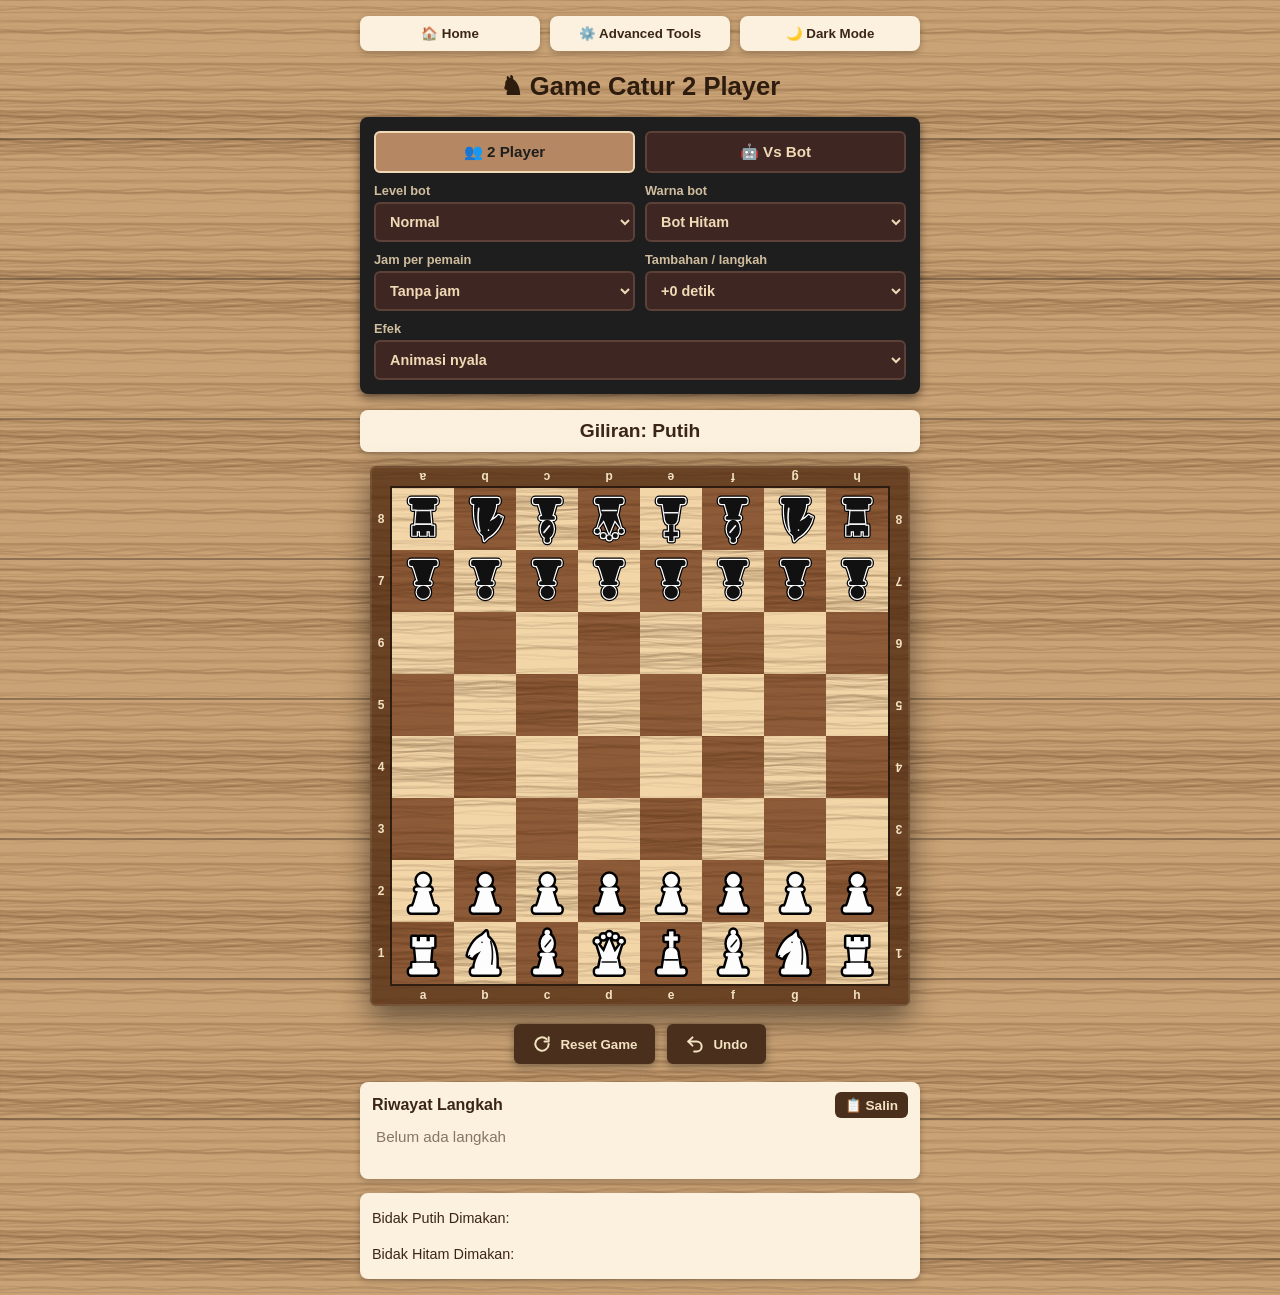
<file: catur.html>
<!DOCTYPE html>
<html lang="id">
<head>
<meta charset="UTF-8">
<meta name="viewport" content="width=device-width, initial-scale=1">
<link rel="manifest" href="manifest.webmanifest">
<meta name="theme-color" content="#b57aff">
<link rel="icon" type="image/png" sizes="48x48" href="favicon-48.png">
<link rel="apple-touch-icon" href="apple-touch-icon.png">
<meta name="mobile-web-app-capable" content="yes">
<meta name="apple-mobile-web-app-capable" content="yes">
<meta name="apple-mobile-web-app-title" content="Toolkit">
<title>Game Catur</title>
<link rel="stylesheet" href="catur.css">
</head>
<body>
<div class="app">

  <div class="top-nav">
    <button onclick="window.location.href='index.html'">🏠 Home</button>
    <button onclick="window.location.href='advanced.html'">⚙️ Advanced Tools</button>
    <button onclick="toggleTheme()" id="themeBtn">🌙 Dark Mode</button>
  </div>

  <div id="resumeBanner" class="resume hidden" role="status">
    <span>💾 Game tersimpan: <strong id="resumeInfo"></strong></span>
    <span class="resume-btns">
      <button onclick="resumeSaved()">Lanjutkan</button>
      <button class="ghost" onclick="discardSaved()">Buang</button>
    </span>
  </div>

  <h1>♞ Game Catur 2 Player</h1>
  <div class="mode-selector">
    <div class="mode-buttons">
      <button onclick="setGameMode('pvp')" id="btn-pvp" class="active">👥 2 Player</button>
      <button onclick="setGameMode('bot')" id="btn-bot">🤖 Vs Bot</button>
    </div>

    <div class="field">
      <label class="mode-label" for="bot-level">Level bot</label>
      <select onchange="setBotDifficulty(this.value)" id="bot-level">
        <option value="easy">Easy</option>
        <option value="normal" selected>Normal</option>
        <option value="hard">Hard</option>
        <option value="insane">Insane - Magnus</option>
      </select>
    </div>

    <div class="field">
      <label class="mode-label" for="bot-color">Warna bot</label>
      <select onchange="setBotColor(this.value)" id="bot-color">
        <option value="b" selected>Bot Hitam</option>
        <option value="w">Bot Putih</option>
      </select>
    </div>

    <div class="field">
      <label class="mode-label" for="clock-base">Jam per pemain</label>
      <select onchange="setClockBase(this.value)" id="clock-base">
        <option value="0" selected>Tanpa jam</option>
        <option value="1">1 menit</option>
        <option value="3">3 menit</option>
        <option value="5">5 menit</option>
        <option value="10">10 menit</option>
        <option value="15">15 menit</option>
      </select>
    </div>

    <div class="field">
      <label class="mode-label" for="clock-inc">Tambahan / langkah</label>
      <select onchange="setClockInc(this.value)" id="clock-inc">
        <option value="0" selected>+0 detik</option>
        <option value="2">+2 detik</option>
        <option value="5">+5 detik</option>
        <option value="10">+10 detik</option>
      </select>
    </div>

    <div class="field wide">
      <label class="mode-label" for="anim-mode">Efek</label>
      <select onchange="setAnimMode(this.value)" id="anim-mode">
        <option value="on" selected>Animasi nyala</option>
        <option value="off">Animasi mati (hemat baterai)</option>
      </select>
    </div>
  </div>

  <div id="status">Giliran: Putih</div>

  <div id="boardArea" class="board-area no-clock pvp">
    <div class="clock-row top"><div class="clock" id="clockB"><span class="clock-who">⚫ Hitam</span><span class="clock-time">0:00</span></div></div>

    <div class="board-frame pvp" id="boardFrame">
      <div class="coords top" id="coordsTop"></div>
      <div class="coords left" id="coordsLeft"></div>
      <div id="board" class="pvp"></div>
      <div class="coords right" id="coordsRight"></div>
      <div class="coords bottom" id="coordsBottom"></div>
    </div>

    <div class="clock-row bottom"><div class="clock" id="clockW"><span class="clock-who">⚪ Putih</span><span class="clock-time">0:00</span></div></div>
  </div>

  <div id="gameOverOverlay" class="hidden" onclick="if (event.target === this) closeGameOver()">
    <div class="game-over-box" role="dialog" aria-labelledby="gameOverText">
      <button class="go-close" onclick="closeGameOver()" aria-label="Tutup">✕</button>
      <h2 id="gameOverText">Skakmat!</h2>
      <p id="gameOverSubtext">Putih menang</p>
      <button onclick="resetGame()">Main Lagi</button>
      <button class="go-view" onclick="closeGameOver()">Lihat Papan</button>
      <button class="go-view" onclick="undoMove()">↩ Undo langkah terakhir</button>
    </div>
  </div>

  <div id="promotionOverlay" class="hidden">
    <div class="game-over-box">
      <h2>Promosi Pion</h2>
      <p>Pilih bidak pengganti:</p>
      <div class="promo-row">
        <button class="promo-btn" data-piece="q" onclick="choosePromotion('q')" title="Ratu"></button>
        <button class="promo-btn" data-piece="r" onclick="choosePromotion('r')" title="Benteng"></button>
        <button class="promo-btn" data-piece="b" onclick="choosePromotion('b')" title="Gajah"></button>
        <button class="promo-btn" data-piece="n" onclick="choosePromotion('n')" title="Kuda"></button>
      </div>
      <button class="promo-cancel" onclick="cancelPromotion()">Batal</button>
    </div>
  </div>

  <div class="controls">
    <button onclick="resetGame()">
      <svg viewBox="0 0 24 24" fill="none" stroke="currentColor" stroke-width="2.4" stroke-linecap="round" stroke-linejoin="round" aria-hidden="true"><path d="M20 12a8 8 0 1 1-2.6-5.9"/><path d="M20 4v5h-5"/></svg>
      Reset Game
    </button>
    <button onclick="undoMove()">
      <svg viewBox="0 0 24 24" fill="none" stroke="currentColor" stroke-width="2.4" stroke-linecap="round" stroke-linejoin="round" aria-hidden="true"><path d="M9 14 4 9l5-5"/><path d="M4 9h10a6 6 0 0 1 0 12h-3"/></svg>
      Undo
    </button>
  </div>

  <div class="moves-panel">
    <div class="moves-head">
      <strong>Riwayat Langkah <span id="moveCount"></span></strong>
      <button onclick="copyMoves()">📋 Salin</button>
    </div>
    <div id="moveList" class="move-list" aria-live="off"></div>
    <div id="moveStatus" class="move-status" role="status"></div>
  </div>

  <div id="captured">
    <div>Bidak Putih Dimakan: <span id="capturedWhite"></span></div>
    <div>Bidak Hitam Dimakan: <span id="capturedBlack"></span></div>
  </div>

</div>

<script src="catur-engine.js"></script>
<script src="catur.js"></script>
<script src="pwa.js?v=1"></script>
</body>
</html>
</file>
<file: style.css>
/* ==========================================================================
   TOOLKIT — halaman utama
   Urutan: 1 Dasar  2 Layar utama  3 Daftar tool  4 Komponen  5 Isi tool (hasil, to-do, stopwatch, diagram)
   Gaya dan warna sama dengan halaman Advanced supaya terasa satu aplikasi.
   ========================================================================== */

/* ===== 1. DASAR ===== */
* { box-sizing: border-box; }

:root {
    --bg-gradient: linear-gradient(135deg, #fef7f0 0%, #f5e6f5 50%, #e8f4f8 100%);
    --card-bg: rgba(255, 255, 255, 0.85);
    --text-color: #2d2d44;
    --text-secondary: #4a4a60;
    --accent-1: #b57aff;
    --accent-2: #ff8ac7;
    --input-bg: #faf7ff;
    --input-border: #d8c8e8;
    --hasil-bg: #fcf8ff;
    --shadow: rgba(180, 150, 200, 0.3);
    --border-color: rgba(180, 140, 220, 0.4);
    --todo-delete: #ff6b9d;
    --bad: #d93a2f;
}

[data-theme="dark"] {
    --bg-gradient: linear-gradient(135deg, #1a1a2e 0%, #16213e 50%, #0f3460 100%);
    --card-bg: rgba(26, 26, 46, 0.85);
    --text-color: #f0f0ff;
    --text-secondary: #d0d0e8;
    --accent-1: #8aa8ff;
    --accent-2: #ff9fd3;
    --input-bg: rgba(50, 50, 75, 0.7);
    --input-border: rgba(140, 170, 255, 0.4);
    --hasil-bg: rgba(25, 25, 45, 0.9);
    --shadow: rgba(0, 0, 0, 0.6);
    --border-color: rgba(140, 170, 255, 0.5);
    --todo-delete: #ff7a9e;
    --bad: #ff7a70;
}

body {
    font-family: 'Times New Roman', serif;
    font-size: 16px;
    font-weight: 600;
    background: var(--bg-gradient);
    background-attachment: fixed;
    color: var(--text-color);
    padding: 20px;
    margin: 0;
    min-height: 100vh;
    display: flex;
    justify-content: center;
    align-items: flex-start;
    transition: background 0.4s ease, color 0.4s ease;
}

.app {
    width: 100%;
    max-width: 650px;
    background: var(--card-bg);
    backdrop-filter: blur(12px);
    border-radius: 24px;
    padding: 24px;
    box-shadow: 0 15px 35px var(--shadow);
    border: 1px solid var(--border-color);
    overflow-x: hidden;
}

h1, h2, h3 {
    text-align: center;
    margin: 0 0 12px;
    background: linear-gradient(135deg, var(--accent-1), var(--accent-2));
    -webkit-background-clip: text;
    background-clip: text;
    -webkit-text-fill-color: transparent;
}
h1 { font-size: 2.2rem; }
h2 { font-size: 1.35rem; }
.t-ico { -webkit-text-fill-color: initial; }   /* emoji tidak ikut gradasi teks */

.hidden { display: none !important; }
.sub { text-align: center; color: var(--text-secondary); margin: -4px 0 6px; }
.empty { text-align: center; color: var(--text-secondary); padding: 18px 0; }
mark { background: var(--accent-2); color: white; padding: 2px 4px; border-radius: 4px; }
::placeholder { color: var(--text-secondary); opacity: 0.7; font-style: italic; }
::-webkit-scrollbar { width: 8px; height: 8px; }
::-webkit-scrollbar-thumb { background: var(--accent-1); border-radius: 8px; }

/* bilah atas */
.theme-toggle { display: flex; align-items: center; gap: 10px; margin-bottom: 16px; min-height: 40px; }
.theme-toggle .spacer { flex: 1; }
.theme-toggle button {
    padding: 8px 16px;
    font-size: 14px;
    background: var(--input-bg);
    color: var(--text-color);
    border: 1px solid var(--border-color);
    border-radius: 14px;
    cursor: pointer;
    font-family: inherit;
    font-weight: 600;
    white-space: nowrap;
}
.theme-toggle button:hover { border-color: var(--accent-1); }

/* ===== 2. LAYAR UTAMA ===== */
.tanggal { text-align: center; margin: 0 0 18px; font-size: 0.9rem; color: var(--text-secondary); letter-spacing: 0.3px; }

.home-grid { display: grid; gap: 12px; }
.home-card {
    display: flex;
    align-items: center;
    gap: 14px;
    padding: 16px;
    border: 1px solid var(--border-color);
    border-radius: 18px;
    background: var(--input-bg);
    color: var(--text-color);
    text-decoration: none;
    transition: transform 0.15s, border-color 0.15s, box-shadow 0.15s;
    -webkit-tap-highlight-color: transparent;
}
.home-card:hover { transform: translateY(-2px); border-color: var(--accent-1); box-shadow: 0 8px 20px var(--shadow); }
.home-card:active { transform: none; }
.home-card.utama {
    background: linear-gradient(135deg, var(--accent-1), var(--accent-2));
    border-color: transparent;
    color: #fff;
    box-shadow: 0 8px 22px var(--shadow);
}
.hc-ico {
    flex: none;
    width: 54px;
    height: 54px;
    display: flex;
    align-items: center;
    justify-content: center;
    font-size: 28px;
    border-radius: 16px;
    background: rgba(181, 122, 255, 0.14);
}
.home-card.utama .hc-ico { background: rgba(255, 255, 255, 0.25); }
.hc-teks { flex: 1; min-width: 0; display: flex; flex-direction: column; gap: 3px; }
.hc-teks b { font-size: 1.15rem; }
.hc-teks small { font-size: 0.82rem; line-height: 1.4; opacity: 0.85; font-weight: 600; }
.hc-panah { flex: none; font-size: 28px; opacity: 0.6; line-height: 1; }

.home-info { margin-top: 18px; padding-top: 14px; border-top: 1px solid var(--border-color); }
.home-info h3 { font-size: 1rem; text-align: left; margin-bottom: 8px; }
.info-baris {
    display: flex;
    align-items: center;
    gap: 10px;
    padding: 11px 14px;
    margin-top: 8px;
    border: 1px solid var(--border-color);
    border-radius: 14px;
    background: var(--input-bg);
    color: var(--text-color);
    text-decoration: none;
    font-size: 0.95rem;
}
.info-baris:hover { border-color: var(--accent-1); }
.info-baris .ib-teks { flex: 1; min-width: 0; }
.info-baris .ib-aksi { color: var(--accent-1); font-weight: 700; white-space: nowrap; }

/* ===== 3. DAFTAR TOOL ===== */
.tool-grid { display: grid; grid-template-columns: repeat(2, 1fr); gap: 12px; margin-top: 4px; }
.tool-card {
    display: flex;
    flex-direction: column;
    align-items: flex-start;
    gap: 4px;
    padding: 14px;
    text-align: left;
    border: 1px solid var(--border-color);
    border-radius: 16px;
    background: var(--input-bg);
    color: var(--text-color);
    cursor: pointer;
    font-family: inherit;
    transition: transform 0.15s, border-color 0.15s, box-shadow 0.15s;
    -webkit-tap-highlight-color: transparent;
}
.tool-card:hover { transform: translateY(-2px); border-color: var(--accent-1); box-shadow: 0 6px 16px var(--shadow); }
.tool-card:active { transform: none; }
.tool-card .ico { font-size: 26px; line-height: 1.1; }
.tool-card .nama { font-size: 16px; font-weight: 700; }
.tool-card .desk { font-size: 12.5px; font-weight: 600; color: var(--text-secondary); line-height: 1.35; }

.tool-head { display: flex; align-items: center; gap: 10px; margin-bottom: 14px; }
.tool-head h2 { flex: 1; margin: 0; text-align: right; }
.back-btn {
    padding: 9px 14px;
    border: 1px solid var(--border-color);
    border-radius: 12px;
    background: var(--input-bg);
    color: var(--text-color);
    font-family: inherit;
    font-size: 14px;
    font-weight: 700;
    cursor: pointer;
    white-space: nowrap;
}
.back-btn:hover { border-color: var(--accent-1); }

.tool-panel { animation: fadeIn 0.25s; }
@keyframes fadeIn { from { opacity: 0; transform: translateY(8px); } to { opacity: 1; transform: none; } }
.tool-box { padding: 16px; border: 1px solid var(--border-color); border-radius: 16px; background: var(--card-bg); }

/* ===== 4. KOMPONEN ===== */
input, select, textarea {
    width: 100%;
    padding: 12px 14px;
    margin: 6px 0 10px;
    border: 1px solid var(--input-border);
    border-radius: 14px;
    background: var(--input-bg);
    color: var(--text-color);
    font-size: 16px;                 /* 16px mencegah browser HP memperbesar layar saat fokus */
    font-family: 'Times New Roman', serif;
    font-weight: 600;
}
textarea { resize: vertical; min-height: 90px; }
input:focus, select:focus, textarea:focus {
    outline: none;
    border-color: var(--accent-1);
    box-shadow: 0 0 0 3px rgba(212, 165, 255, 0.25);
}
input[type="checkbox"] { width: 20px; height: 20px; margin: 0; accent-color: var(--accent-1); flex: none; cursor: pointer; }
input[type="search"] { -webkit-appearance: none; appearance: none; }
.lbl { display: block; font-size: 0.85rem; color: var(--text-secondary); margin: 4px 0 0; }

.two, .three { display: grid; gap: 10px; align-items: start; }
.two { grid-template-columns: 1fr 1fr; }
.three { grid-template-columns: 1fr 1fr 1fr; }
.two > div, .three > div { min-width: 0; }
.tool-box .two:has(select) { margin-bottom: 0; }
.grow { flex: 1; min-width: 0; }

.btn-accent, .btn-soft {
    display: block;
    width: 100%;
    padding: 13px;
    margin-top: 8px;
    border-radius: 14px;
    font-family: inherit;
    font-size: 16px;
    font-weight: 700;
    cursor: pointer;
    -webkit-tap-highlight-color: transparent;
}
.btn-accent {
    border: none;
    background: linear-gradient(135deg, var(--accent-1), var(--accent-2));
    color: #fff;
    box-shadow: 0 4px 12px var(--shadow);
    transition: transform 0.15s, box-shadow 0.15s;
}
.btn-accent:hover { transform: translateY(-2px); box-shadow: 0 6px 18px var(--shadow); }
.btn-accent:active { transform: none; }
.btn-soft { border: 1px solid var(--border-color); background: var(--input-bg); color: var(--text-color); font-size: 15px; }
.btn-soft:hover { border-color: var(--accent-1); }
.two > .btn-accent, .two > .btn-soft, .three > .btn-soft { margin-top: 8px; }
.btn-baris { margin-top: 4px; }
.btn-baris .btn-soft { padding: 11px 4px; font-size: 14px; }

.swap-row { display: flex; align-items: flex-end; gap: 8px; margin-bottom: 4px; }
.icon-btn {
    flex: none;
    width: 44px;
    height: 48px;
    margin-bottom: 10px;
    border: 1px solid var(--border-color);
    border-radius: 12px;
    background: var(--input-bg);
    color: var(--accent-1);
    font-size: 20px;
    font-weight: 700;
    cursor: pointer;
}
.icon-btn:hover { border-color: var(--accent-1); }

.catatan-kecil { margin: 12px 0 0; font-size: 0.82rem; line-height: 1.45; color: var(--text-secondary); }

/* ===== 5. ISI TOOL ===== */
.hasil {
    margin-top: 14px;
    padding: 16px;
    background: var(--hasil-bg);
    border-radius: 14px;
    white-space: pre-wrap;
    font-family: 'Courier New', monospace;
    font-size: 15px;
    font-weight: 600;
    border-left: 4px solid var(--accent-1);
    overflow-wrap: anywhere;
}
.error { color: var(--todo-delete); border-left-color: var(--todo-delete); }
.list-item {
    display: flex;
    justify-content: space-between;
    align-items: center;
    padding: 10px 14px;
    margin: 8px 0;
    background: var(--input-bg);
    border-radius: 12px;
    border: 1px solid var(--input-border);
}
#langkahStatistik h4 { margin-top: 0; color: var(--accent-1); }

/* catatan & to-do */
.tambah-baris { display: flex; gap: 8px; align-items: flex-start; }
.tambah-baris input { flex: 1; min-width: 0; }
.tambah-baris .btn-accent { width: auto; margin-top: 6px; padding: 12px 18px; }
.task-info { min-height: 1.3em; margin: 0 0 6px; font-size: 0.88rem; color: var(--text-secondary); }
#taskList { list-style: none; margin: 0 0 16px; padding: 0; }
#taskList li {
    display: flex;
    align-items: center;
    gap: 12px;
    padding: 11px 12px;
    margin-bottom: 8px;
    background: var(--input-bg);
    border: 1px solid var(--input-border);
    border-radius: 12px;
}
#taskList li span { flex: 1; min-width: 0; overflow-wrap: anywhere; cursor: pointer; }
#taskList li.done span { text-decoration: line-through; opacity: 0.55; }
#taskList li button {
    flex: none;
    width: 34px;
    height: 34px;
    border: none;
    border-radius: 10px;
    background: var(--todo-delete);
    color: #fff;
    font-size: 15px;
    font-weight: 700;
    cursor: pointer;
}
.note-status { font-size: 0.8rem; color: var(--accent-1); margin-left: 6px; }
#noteArea { min-height: 130px; }

/* stopwatch */
.stopwatch-display {
    font-size: 44px;
    text-align: center;
    font-family: 'Courier New', monospace;
    font-variant-numeric: tabular-nums;
    margin: 10px 0 16px;
    font-weight: bold;
    color: var(--accent-1);
}
.stopwatch-controls { display: grid; grid-template-columns: 1fr 1fr; gap: 10px; }
.stopwatch-controls button { margin-top: 0; }
#lapList { margin-top: 12px; }

/* diagram */
#chartContainer {
    width: 100%;
    margin-top: 14px;
    overflow-x: auto;
    overflow-y: hidden;
    -webkit-overflow-scrolling: touch;
    border: 1px solid var(--border-color);
    border-radius: 12px;
}
#chartContainer canvas { display: block; max-width: none; margin: 0; border: 0; border-radius: 0; box-shadow: none; }
#diagramStatus { min-height: 1.4em; margin-top: 8px; font-size: 0.95rem; font-weight: bold; }

/* ===== HP KECIL ===== */
@media (max-width: 480px) {
    body { padding: 10px; }
    .app { padding: 16px; border-radius: 20px; }
    h1 { font-size: 1.9rem; }
    .stopwatch-display { font-size: 34px; }
}
@media (prefers-reduced-motion: reduce) {
    .tool-panel { animation: none; }
    .home-card, .tool-card, .btn-accent { transition: none; }
}

/* ===== KARTU "PASANG DI LAYAR UTAMA" (diatur pwa.js) ===== */
.pasang {
    display: grid;
    grid-template-columns: auto 1fr;
    gap: 6px 12px;
    align-items: center;
    margin-top: 14px;
    padding: 14px;
    border: 1px dashed var(--accent-1);
    border-radius: 16px;
    background: var(--input-bg);
}
.pasang-ico { font-size: 30px; line-height: 1; }
.pasang-teks { display: flex; flex-direction: column; gap: 2px; min-width: 0; }
.pasang-teks b { font-size: 1.02rem; }
.pasang-teks small { font-size: 0.82rem; line-height: 1.4; color: var(--text-secondary); font-weight: 600; }
.pasang-aksi { grid-column: 1 / -1; display: grid; grid-template-columns: 1.4fr 1fr; gap: 8px; }
.pasang-aksi .btn-accent, .pasang-aksi .btn-soft { margin-top: 4px; padding: 11px; font-size: 15px; }
.pasang[data-mode="ios"] .pasang-aksi { grid-template-columns: 1fr; }

/* ===== TOMBOL PECAHAN (kalkulator) ===== */
.pecahan { margin: 2px 0 10px; }
.chip-row { display: flex; flex-wrap: wrap; gap: 8px; margin: 6px 0 4px; }
.chip {
    min-width: 46px;
    padding: 9px 12px;
    border: 1px solid var(--border-color);
    border-radius: 12px;
    background: var(--input-bg);
    color: var(--text-color);
    font-family: inherit;
    font-size: 20px;
    font-weight: 700;
    line-height: 1.1;
    cursor: pointer;
    -webkit-tap-highlight-color: transparent;
}
.chip:hover, .chip:active { border-color: var(--accent-1); background: var(--accent-1); color: #fff; }

/* ===== VERSI & TOMBOL PERBARUI (layar utama) ===== */
.versi { text-align: center; margin: 20px 0 0; font-size: 0.82rem; color: var(--text-secondary); }
.tautan {
    background: none;
    border: none;
    padding: 6px 4px;
    color: var(--accent-1);
    font: inherit;
    font-weight: 700;
    text-decoration: underline;
    cursor: pointer;
}
.tautan:disabled { opacity: 0.6; cursor: wait; }

/* ===== CADANGKAN & PULIHKAN DATA ===== */
.cadangan { margin-top: 18px; padding: 10px 12px; border: 1px solid var(--border-color); border-radius: 14px; background: var(--input-bg); }
.cadangan summary { cursor: pointer; font-weight: 700; padding: 4px 0; }
.cadangan[open] summary { margin-bottom: 6px; }
.cadangan .catatan-kecil { margin: 4px 0 8px; }
.konfirmasi { margin-top: 12px; padding: 12px 14px; border-left: 4px solid var(--accent-1); border-radius: 10px; background: var(--hasil-bg); }
.konfirmasi ul { margin: 8px 0; padding-left: 20px; line-height: 1.6; }
.konfirmasi .peringatan { color: var(--todo-delete); list-style: none; margin-left: -20px; }
.muted-kecil { font-size: 0.82rem; color: var(--text-secondary); }
.status-cadangan { min-height: 1.3em; margin-top: 8px; font-size: 0.9rem; line-height: 1.45; overflow-wrap: anywhere; }
.status-cadangan.galat-teks { color: var(--todo-delete); font-weight: 700; }
</file>
<file: advanced.css>
/* ==========================================================================
   ADVANCED TOOLS — gaya halaman
   Urutan: 1 Dasar  2 Navigasi  3 Komponen bersama  4 Tools  5 Cari/Gambar  6 Game  7 Hadist
   ========================================================================== */

/* ===== 1. DASAR ===== */
* { box-sizing: border-box; }

:root {
    --bg-gradient: linear-gradient(135deg, #fef7f0 0%, #f5e6f5 50%, #e8f4f8 100%);
    --card-bg: rgba(255, 255, 255, 0.85);
    --text-color: #2d2d44;
    --text-secondary: #4a4a60;
    --accent-1: #b57aff;
    --accent-2: #ff8ac7;
    --input-bg: #faf7ff;
    --input-border: #d8c8e8;
    --hasil-bg: #fcf8ff;
    --shadow: rgba(180, 150, 200, 0.3);
    --border-color: rgba(180, 140, 220, 0.4);
    --good: #2e9b3a;
    --bad: #d93a2f;
}

[data-theme="dark"] {
    --bg-gradient: linear-gradient(135deg, #1a1a2e 0%, #16213e 50%, #0f3460 100%);
    --card-bg: rgba(26, 26, 46, 0.85);
    --text-color: #f0f0ff;
    --text-secondary: #d0d0e8;
    --accent-1: #8aa8ff;
    --accent-2: #ff9fd3;
    --input-bg: rgba(50, 50, 75, 0.7);
    --input-border: rgba(140, 170, 255, 0.4);
    --hasil-bg: rgba(25, 25, 45, 0.9);
    --shadow: rgba(0, 0, 0, 0.6);
    --border-color: rgba(140, 170, 255, 0.5);
    --good: #5fd068;
    --bad: #ff7a70;
}

body {
    font-family: 'Times New Roman', serif;
    font-size: 16px;
    font-weight: 600;
    background: var(--bg-gradient);
    background-attachment: fixed;
    color: var(--text-color);
    padding: 20px;
    margin: 0;
    min-height: 100vh;
    display: flex;
    justify-content: center;
    align-items: flex-start;
    transition: background 0.4s ease, color 0.4s ease;
}

.app {
    width: 100%;
    max-width: 650px;
    background: var(--card-bg);
    backdrop-filter: blur(12px);
    border-radius: 24px;
    padding: 24px;
    box-shadow: 0 15px 35px var(--shadow);
    border: 1px solid var(--border-color);
    overflow-x: hidden;
}

h1, h2, h3 {
    text-align: center;
    margin: 0 0 14px;
    background: linear-gradient(135deg, var(--accent-1), var(--accent-2));
    -webkit-background-clip: text;
    background-clip: text;
    -webkit-text-fill-color: transparent;
}
h1 { font-size: 2rem; }
h2 { font-size: 1.35rem; }

.sub { color: var(--text-secondary); text-align: center; margin: -6px 0 14px; font-size: 0.95rem; }
.hidden { display: none !important; }
.empty { text-align: center; color: var(--text-secondary); padding: 18px 0; }
mark { background: var(--accent-2); color: white; padding: 2px 4px; border-radius: 4px; }
::placeholder { color: var(--text-secondary); opacity: 0.7; font-style: italic; }

.theme-toggle { display: flex; justify-content: space-between; gap: 10px; margin-bottom: 14px; }
.theme-toggle button {
    padding: 8px 16px;
    font-size: 14px;
    background: var(--input-bg);
    color: var(--text-color);
    border: 1px solid var(--border-color);
    border-radius: 14px;
    cursor: pointer;
    font-family: inherit;
    font-weight: 600;
    transition: border-color 0.2s;
}
.theme-toggle button:hover { border-color: var(--accent-1); }

/* ===== 2. NAVIGASI UTAMA ===== */
.main-nav {
    display: grid;
    grid-template-columns: repeat(5, 1fr);
    gap: 6px;
    margin: 4px 0 20px;
    padding: 6px;
    background: var(--input-bg);
    border: 1px solid var(--border-color);
    border-radius: 18px;
}
.nav-btn {
    display: flex;
    flex-direction: column;
    align-items: center;
    gap: 2px;
    padding: 8px 2px;
    border: none;
    border-radius: 13px;
    background: transparent;
    color: var(--text-secondary);
    font-family: inherit;
    font-size: 12px;
    font-weight: 700;
    cursor: pointer;
    transition: background 0.2s, color 0.2s;
    -webkit-tap-highlight-color: transparent;
}
.nav-ico { font-size: 20px; line-height: 1.2; }
.nav-btn:hover { background: rgba(138, 168, 255, 0.12); }
.nav-btn.active {
    background: linear-gradient(135deg, var(--accent-1), var(--accent-2));
    color: #fff;
    box-shadow: 0 3px 10px var(--shadow);
}

.tab-content { display: none; }
.tab-content.active { display: block; animation: fadeIn 0.25s; }
@keyframes fadeIn { from { opacity: 0; transform: translateY(8px); } to { opacity: 1; transform: none; } }

/* ===== 3. KOMPONEN BERSAMA ===== */
input, select, textarea {
    width: 100%;
    padding: 12px 14px;
    margin: 6px 0 10px;
    border: 1px solid var(--input-border);
    border-radius: 14px;
    background: var(--input-bg);
    color: var(--text-color);
    font-size: 16px;               /* 16px mencegah browser HP memperbesar layar saat fokus */
    font-family: 'Times New Roman', serif;
    font-weight: 600;
}
textarea { resize: vertical; min-height: 90px; }
input:focus, select:focus, textarea:focus {
    outline: none;
    border-color: var(--accent-1);
    box-shadow: 0 0 0 3px rgba(212, 165, 255, 0.25);
}
input[type="checkbox"] { width: 18px; height: 18px; margin: 0; accent-color: var(--accent-1); flex: none; }
input[type="range"] { padding: 0; height: 28px; margin: 6px 0 12px; accent-color: var(--accent-1); border: none; background: none; }
input[type="color"] { width: 54px; height: 50px; padding: 3px; margin: 6px 0 10px; flex: none; cursor: pointer; }
input[type="search"] { -webkit-appearance: none; appearance: none; }

.lbl { display: block; font-size: 0.85rem; color: var(--text-secondary); margin: 4px 0 0; }
.lbl b { color: var(--accent-1); }

.two, .three { display: grid; gap: 10px; align-items: start; }
.two { grid-template-columns: 1fr 1fr; }
.three { grid-template-columns: 1fr 1fr 1fr; }
.two > div, .three > div { min-width: 0; }
.end { display: flex; align-items: flex-end; height: 100%; }
.end .btn-soft { margin: 6px 0 10px; }
.grow { flex: 1; min-width: 0; }

button { font-family: inherit; }
.btn-accent, #imageGen button, .reset-btn {
    display: block;
    width: 100%;
    padding: 13px;
    margin-top: 8px;
    border: none;
    border-radius: 14px;
    background: linear-gradient(135deg, var(--accent-1), var(--accent-2));
    color: #fff;
    font-size: 16px;
    font-weight: 700;
    cursor: pointer;
    transition: transform 0.15s, box-shadow 0.15s;
    box-shadow: 0 4px 12px var(--shadow);
    -webkit-tap-highlight-color: transparent;
}
.btn-accent:hover, #imageGen button:hover, .reset-btn:hover { transform: translateY(-2px); box-shadow: 0 6px 18px var(--shadow); }
.btn-accent:active, #imageGen button:active, .reset-btn:active { transform: none; }
.btn-accent.small { padding: 10px; }
.btn-soft {
    display: block;
    width: 100%;
    padding: 12px;
    margin-top: 8px;
    border: 1px solid var(--border-color);
    border-radius: 14px;
    background: var(--input-bg);
    color: var(--text-color);
    font-size: 15px;
    font-weight: 700;
    cursor: pointer;
}
.btn-soft:hover { border-color: var(--accent-1); }
.two > .btn-accent, .two > .btn-soft { margin-top: 8px; }

.chip-row { display: flex; flex-wrap: wrap; gap: 8px; margin: 8px 0 12px; }
.chip {
    padding: 8px 12px;
    border: 1px solid var(--border-color);
    border-radius: 999px;
    background: var(--input-bg);
    color: var(--text-color);
    font-size: 14px;
    font-weight: 700;
    cursor: pointer;
}
.chip:hover, .chip:active { border-color: var(--accent-1); background: var(--accent-1); color: #fff; }

.check { display: flex; align-items: center; gap: 10px; margin: 6px 0; font-size: 15px; cursor: pointer; }
.check-grid { display: grid; grid-template-columns: 1fr 1fr; gap: 2px 12px; margin-bottom: 8px; }
.check-grid .wide { grid-column: 1 / -1; }

.hasil-box {
    display: none;
    margin-top: 12px;
    padding: 12px 14px;
    background: var(--hasil-bg);
    border-radius: 10px;
    border-left: 4px solid var(--accent-1);
    line-height: 1.6;
    overflow-wrap: anywhere;
}
.hasil-box.show { display: block; }
.hasil-box .err { color: var(--bad); }
.hasil-box .big { font-size: 1.25rem; }
.hasil-box .muted { color: var(--text-secondary); font-size: 0.9rem; }

.nilai-list { display: grid; gap: 8px; margin: 10px 0; }
.nilai-row {
    display: flex;
    align-items: center;
    justify-content: space-between;
    gap: 10px;
    padding: 9px 12px;
    background: var(--hasil-bg);
    border: 1px solid var(--border-color);
    border-radius: 12px;
}
.nilai-row .k { color: var(--text-secondary); font-size: 0.85rem; min-width: 50px; }
.nilai-row .v { flex: 1; min-width: 0; font-family: 'Courier New', monospace; font-size: 14px; overflow-wrap: anywhere; }
.nilai-row button {
    border: 1px solid var(--border-color);
    background: var(--input-bg);
    color: var(--text-color);
    border-radius: 9px;
    padding: 5px 10px;
    font-size: 13px;
    font-weight: 700;
    cursor: pointer;
}
.nilai-row button:hover { border-color: var(--accent-1); }

/* kontrol segmen (pilih mode di dalam satu tool) */
.seg { display: flex; gap: 4px; padding: 4px; margin-bottom: 14px; background: var(--input-bg); border: 1px solid var(--border-color); border-radius: 14px; }
.seg-btn {
    flex: 1;
    padding: 9px 4px;
    border: none;
    border-radius: 10px;
    background: transparent;
    color: var(--text-secondary);
    font-size: 14px;
    font-weight: 700;
    cursor: pointer;
}
.seg-btn.active { background: linear-gradient(135deg, var(--accent-1), var(--accent-2)); color: #fff; }

/* ===== 4. TOOLS ===== */
.tool-grid { display: grid; grid-template-columns: repeat(2, 1fr); gap: 12px; margin-top: 4px; }
.tool-card {
    display: flex;
    flex-direction: column;
    align-items: flex-start;
    gap: 4px;
    padding: 14px;
    text-align: left;
    border: 1px solid var(--border-color);
    border-radius: 16px;
    background: var(--input-bg);
    color: var(--text-color);
    cursor: pointer;
    transition: transform 0.15s, border-color 0.15s, box-shadow 0.15s;
    -webkit-tap-highlight-color: transparent;
}
.tool-card:hover { transform: translateY(-2px); border-color: var(--accent-1); box-shadow: 0 6px 16px var(--shadow); }
.tool-card:active { transform: none; }
.tool-card .ico { font-size: 26px; line-height: 1.1; }
.tool-card .nama { font-size: 16px; font-weight: 700; }
.tool-card .desk { font-size: 12.5px; font-weight: 600; color: var(--text-secondary); line-height: 1.35; }

.galat-box {
    grid-column: 1 / -1;
    padding: 16px;
    border: 1px solid var(--bad);
    border-left-width: 5px;
    border-radius: 14px;
    background: var(--hasil-bg);
    line-height: 1.55;
}
.galat-box p { margin: 8px 0; }
.galat-box ol { margin: 8px 0 4px; padding-left: 20px; }
.galat-box code { font-family: 'Courier New', monospace; font-size: 0.9em; overflow-wrap: anywhere; }
.tool-head { display: flex; align-items: center; gap: 10px; margin-bottom: 14px; }
.tool-head h2 { flex: 1; margin: 0; text-align: right; }
.t-ico { -webkit-text-fill-color: initial; }   /* emoji tidak ikut gradasi teks */
h2 .t-ico { margin-right: 2px; }
.back-btn {
    padding: 9px 14px;
    border: 1px solid var(--border-color);
    border-radius: 12px;
    background: var(--input-bg);
    color: var(--text-color);
    font-size: 14px;
    font-weight: 700;
    cursor: pointer;
    white-space: nowrap;
}
.back-btn:hover { border-color: var(--accent-1); }

.tool-box { padding: 16px; border: 1px solid var(--border-color); border-radius: 16px; background: var(--card-bg); }
.swap-row { display: flex; align-items: flex-end; gap: 8px; margin-bottom: 4px; }
.icon-btn {
    flex: none;
    width: 44px;
    height: 48px;
    margin-bottom: 10px;
    border: 1px solid var(--border-color);
    border-radius: 12px;
    background: var(--input-bg);
    color: var(--accent-1);
    font-size: 20px;
    font-weight: 700;
    cursor: pointer;
}
.icon-btn:hover { border-color: var(--accent-1); }

/* warna */
.warna-input { display: flex; gap: 10px; align-items: flex-start; }
.warna-input input[type="text"] { flex: 1; min-width: 0; font-family: 'Courier New', monospace; }
.swatch { height: 70px; border-radius: 14px; border: 1px solid var(--border-color); margin-bottom: 4px; }
.palet { display: grid; grid-template-columns: repeat(7, 1fr); gap: 6px; margin-top: 6px; }
.palet button { height: 44px; border: 2px solid transparent; border-radius: 10px; cursor: pointer; padding: 0; }
.palet button.pilih { border-color: var(--text-color); }

/* teks */
.stat-grid { display: grid; grid-template-columns: repeat(4, 1fr); gap: 8px; margin: 4px 0 12px; }
.stat { padding: 8px 4px; text-align: center; background: var(--hasil-bg); border: 1px solid var(--border-color); border-radius: 12px; }
.stat b { display: block; font-size: 1.15rem; color: var(--accent-1); }
.stat span { font-size: 11.5px; color: var(--text-secondary); }

/* sandi */
.sandi-box {
    min-height: 64px;
    padding: 14px;
    margin-bottom: 10px;
    font-family: 'Courier New', monospace;
    font-size: 19px;
    letter-spacing: 0.5px;
    word-break: break-all;
    background: var(--hasil-bg);
    border: 1px dashed var(--accent-1);
    border-radius: 14px;
    user-select: all;
}
.kuat { display: flex; align-items: center; gap: 10px; margin-bottom: 12px; font-size: 14px; }
.kuat-bar { flex: 1; height: 10px; background: var(--input-bg); border: 1px solid var(--border-color); border-radius: 999px; overflow: hidden; }
.kuat-bar span { display: block; height: 100%; width: 0; border-radius: 999px; transition: width 0.25s, background 0.25s; }

/* timer */
.tmr-fase { text-align: center; color: var(--text-secondary); min-height: 1.4em; margin-bottom: 2px; }
.tmr-tampil { text-align: center; font-size: 3.4rem; font-weight: 700; font-variant-numeric: tabular-nums; letter-spacing: 2px; margin: 4px 0 12px; color: var(--accent-1); }
.tmr-tampil.selesai { color: var(--bad); animation: kedip 0.6s steps(2) 6; }
@keyframes kedip { 50% { opacity: 0.25; } }
#pomoSesi { margin-top: 4px; }

/* koin & dadu */
.koin { text-align: center; font-size: 64px; margin: 4px 0 8px; transition: transform 0.4s; }
.koin.putar { transform: rotateY(360deg); }
.dadu-wrap { display: flex; flex-wrap: wrap; gap: 8px; justify-content: center; margin: 6px 0; }
.dadu-wrap span { font-size: 52px; line-height: 1; }

/* ===== 5. CARI & GAMBAR ===== */
#searchBox, #imageGen { margin-top: 8px; }
#searchResults {
    margin-top: 12px;
    padding: 15px;
    background: var(--hasil-bg);
    border-radius: 14px;
    border-left: 4px solid var(--accent-1);
    white-space: pre-wrap;
    font-size: 14px;
    line-height: 1.6;
    max-height: 300px;
    overflow-y: auto;
}
#searchResults b { color: var(--accent-1); }
#imageResult { margin-top: 8px; text-align: center; }
#imageResult p { margin: 10px 0 0; color: var(--text-secondary); }
#imageResult .two { margin-top: 0; }

/* ===== 6. GAME CATUR BULAN ===== */
#ttt-board { display: grid; grid-template-columns: repeat(3, 1fr); gap: 10px; margin: 15px 0; }
.ttt-cell {
    width: 100%;
    aspect-ratio: 1;
    font-size: 36px;
    font-weight: 700;
    border-radius: 14px;
    border: 1px solid var(--input-border);
    background: var(--input-bg);
    color: var(--text-color);
    cursor: pointer;
    transition: all 0.2s ease;
}
.ttt-cell:hover:not(:disabled) { border-color: var(--accent-1); background: var(--accent-1); color: #fff; transform: scale(1.04); }
.ttt-cell:disabled { cursor: not-allowed; opacity: 0.8; }
#ttt-status { font-weight: 700; font-size: 18px; text-align: center; margin-bottom: 8px; }
.game-actions { display: flex; gap: 10px; }
.game-actions .reset-btn { flex: 1; }
.ttt-timer { display: flex; justify-content: space-around; margin: 10px 0; font-size: 18px; font-weight: 700; }
.ttt-timer span { padding: 8px 16px; border-radius: 10px; background: var(--input-bg); border: 2px solid transparent; transition: 0.2s; }
.ttt-timer span.active { border-color: var(--accent-1); box-shadow: 0 0 10px var(--shadow); color: var(--accent-1); }

/* ===== 7. HADIST & DALIL ===== */
.hadist-tabs { display: flex; gap: 10px; margin: 4px 0 14px; }
.hadist-tab-btn {
    flex: 1;
    padding: 10px;
    border: 1px solid var(--input-border);
    background: var(--input-bg);
    color: var(--text-color);
    border-radius: 12px;
    cursor: pointer;
    font-weight: 700;
    font-size: 15px;
    transition: 0.2s;
}
.hadist-tab-btn.active { background: linear-gradient(135deg, var(--accent-1), var(--accent-2)); color: #fff; border-color: transparent; }
.hadist-list { max-height: 520px; overflow-y: auto; -webkit-overflow-scrolling: touch; }
.hadist-item { border-left: 4px solid var(--accent-1); padding: 15px; margin-bottom: 14px; background: var(--hasil-bg); border-radius: 10px; }
.hadist-arab { font-size: 1.45rem; text-align: right; direction: rtl; margin-bottom: 10px; line-height: 2.2; font-family: 'Amiri', 'Traditional Arabic', serif; }
.hadist-terjemah { margin-bottom: 8px; line-height: 1.6; }
.hadist-sumber { font-size: 0.9rem; color: var(--accent-1); font-style: italic; }
.hadist-kategori { display: inline-block; padding: 3px 10px; margin-bottom: 8px; border-radius: 999px; font-size: 12px; font-weight: 700; background: var(--accent-1); color: #fff; }
.hadist-detail { margin-top: 8px; font-size: 13px; line-height: 1.6; color: var(--text-secondary); text-align: left; word-break: break-word; }

/* ===== HP KECIL ===== */
@media (max-width: 480px) {
    body { padding: 10px; }
    .app { padding: 16px; border-radius: 20px; }
    h1 { font-size: 1.7rem; }
    .three { grid-template-columns: 1fr 1fr; }
    .three > div:last-child:nth-child(odd) { grid-column: 1 / -1; }
    .stat-grid { grid-template-columns: repeat(2, 1fr); }
    .palet { grid-template-columns: repeat(7, 1fr); gap: 4px; }
    .tmr-tampil { font-size: 3rem; }
}
@media (prefers-reduced-motion: reduce) {
    .tab-content.active, .tmr-tampil.selesai { animation: none; }
    .koin { transition: none; }
}

/* ===== QR CODE ===== */
.qr-form { margin-top: 4px; }
.qr-kotak {
    display: flex;
    align-items: center;
    justify-content: center;
    min-height: 220px;
    margin: 14px 0 4px;
    padding: 12px;
    border: 1px dashed var(--border-color);
    border-radius: 16px;
    background: var(--input-bg);
}
.qr-kotak canvas { display: block; width: 100%; max-width: 300px; height: auto; image-rendering: pixelated; border-radius: 6px; }
.qr-kotak.kosong canvas { display: none; }
.qr-kotak.kosong::before { content: 'QR akan tampil di sini'; color: var(--text-secondary); font-style: italic; }
.qr-aksi { display: grid; grid-template-columns: 1.3fr 1fr 1fr; gap: 8px; margin-top: 4px; }
.qr-aksi button { margin-top: 8px; padding: 12px 6px; font-size: 15px; }
.qr-aksi button:disabled { opacity: 0.45; cursor: not-allowed; transform: none; box-shadow: none; }
.qr-opsi { margin-top: 14px; padding: 10px 12px; border: 1px solid var(--border-color); border-radius: 14px; background: var(--input-bg); }
.qr-opsi summary { cursor: pointer; font-weight: 700; padding: 4px 0; }
.qr-opsi[open] summary { margin-bottom: 8px; }
.qr-opsi input[type="color"] { width: 100%; }
.muted-kecil { margin: 4px 0 0; font-size: 0.82rem; line-height: 1.45; color: var(--text-secondary); }
</file>
<file: catur.css>
/* ===== TEMA (light = kayu oak, dark = kayu walnut) ===== */
:root {
  /* Tekstur kayu dipasang oleh catur.js lewat satu <style> berisi url() langsung.
     (Tidak lewat var(): data-URL panjang yang disalin ke tiap kotak membuat render 12x lebih lambat.) */
  --planks: repeating-linear-gradient(180deg, transparent 0 138px, rgba(0,0,0,0.28) 138px 140px);
  --check-glow: radial-gradient(circle, rgba(255,40,30,0.95) 0, rgba(255,40,30,0.5) 50%, transparent 75%);

  --table: #c9a275;
  --on-table: #2e1c0e;
  --panel: #fbf1de;
  --panel-text: #3b2615;
  --sq-light: #f2d6a8;
  --sq-dark: #8d5b38;
  --frame: #6b4426;
  --frame-text: #f3e2c2;
  --wood-btn: #4a2f1c;
  --wood-btn-text: #f3e2c2;
  --wood-btn-hover: #62402a;
  --selected: #2e9b3a;
  --outline-move: #2e9b3a;
  --outline-capture: #d93a2f;
}

[data-theme="dark"] {
  --table: #241a13;
  --on-table: #f1e2c8;
  --panel: #2d2118;
  --panel-text: #f1e2c8;
  --sq-light: #b89468;
  --sq-dark: #5b3a24;
  --frame: #3a2616;
  --frame-text: #d9c4a0;
  --wood-btn: #4a2f1c;
  --wood-btn-text: #f3e2c2;
  --wood-btn-hover: #62402a;
}

* { box-sizing: border-box; }

body {
  font-family: Arial, sans-serif;
  margin: 0;
  padding: 16px;
  min-height: 100vh;
  color: var(--on-table);
  background-color: var(--table);
  /* papan meja kayu: garis sambungan + serat */
  background-image: var(--planks);
  transition: background-color 0.3s, color 0.3s;
}

.app { max-width: 560px; margin: 0 auto; text-align: center; }
h1 { margin: 0 0 16px; font-size: 1.6rem; }

/* ===== NAV & STATUS ===== */
.top-nav {
  display: flex;
  gap: 10px;
  justify-content: space-between;
  margin-bottom: 20px;
  flex-wrap: wrap;
}

.top-nav button {
  padding: 10px 15px;
  border-radius: 8px;
  border: none;
  background: var(--panel);
  color: var(--panel-text);
  cursor: pointer;
  font-weight: bold;
  flex: 1;
  min-width: 120px;
  box-shadow: 0 2px 6px rgba(0,0,0,0.25);
}

#status {
  font-size: 1.2rem;
  font-weight: bold;
  margin-bottom: 14px;
  padding: 10px;
  background: var(--panel);
  color: var(--panel-text);
  border-radius: 8px;
  box-shadow: 0 2px 6px rgba(0,0,0,0.25);
}

/* ===== BINGKAI + KOORDINAT ===== */
.board-frame {
  display: grid;
  grid-template-columns: 22px minmax(0, 1fr) 22px;
  grid-template-rows: 22px auto 22px;
  width: 100%;
  max-width: 540px;
  margin: 0 auto;
  background-color: var(--frame);
  border-radius: 6px;
  box-shadow: 0 12px 30px rgba(0,0,0,0.5), inset 0 0 0 2px rgba(255,255,255,0.08);
}

.coords {
  display: grid;
  color: var(--frame-text);
  font-size: 12px;
  font-weight: bold;
  line-height: 1;
  user-select: none;
}
.coords span { display: flex; align-items: center; justify-content: center; }
.coords.top    { grid-column: 2; grid-row: 1; grid-template-columns: repeat(8, 1fr); }
.coords.bottom { grid-column: 2; grid-row: 3; grid-template-columns: repeat(8, 1fr); }
.coords.left   { grid-column: 1; grid-row: 2; grid-template-rows: repeat(8, 1fr); }
.coords.right  { grid-column: 3; grid-row: 2; grid-template-rows: repeat(8, 1fr); }

/* mode 2 player: sisi atas dibalik supaya terbaca pemain yang duduk di seberang */
.board-frame.pvp .coords.top span,
.board-frame.pvp .coords.right span { transform: rotate(180deg); }

/* ===== PAPAN ===== */
#board {
  grid-column: 2;
  grid-row: 2;
  display: grid;
  grid-template-columns: repeat(8, 1fr);
  grid-template-rows: repeat(8, 1fr);
  width: 100%;
  aspect-ratio: 1 / 1;
  position: relative;
  outline: 2px solid rgba(0,0,0,0.55);
  contain: layout paint;
  touch-action: manipulation;
}

.square {
  position: relative;
  display: flex;
  align-items: center;
  justify-content: center;
  cursor: pointer;
  user-select: none;
  -webkit-tap-highlight-color: transparent;
  background-size: 160px 160px;
}
.square.light { background-color: var(--sq-light); }
.square.dark  { background-color: var(--sq-dark); }

/* bidak dipilih = bingkai hijau */
.square.selected { box-shadow: inset 0 0 0 4px var(--selected); }

/* langkah valid = titik hijau, bidak musuh = cincin merah */
.square.highlight::after {
  content: '';
  position: absolute;
  width: 30%;
  height: 30%;
  border-radius: 50%;
  background: rgba(46,155,58,0.85);
  box-shadow: 0 0 0 2px rgba(255,255,255,0.55);
  pointer-events: none;
  z-index: 3;
}
.square.highlight.capture::after {
  width: 92%;
  height: 92%;
  background: transparent;
  border: 4px solid var(--outline-capture);
  box-shadow: none;
}

/* raja kena skak = cahaya merah */
.square.light.check, .square.dark.check { background-image: var(--check-glow); }

/* ===== BIDAK SVG ===== */
.pc {
  position: relative;
  z-index: 2;
  width: 88%;
  height: 88%;
  display: flex;
  pointer-events: none;
}
.pc svg { width: 100%; height: 100%; display: block; overflow: visible; }

/* mode 2 player: bidak hitam (sisi atas) menghadap pemain di seberang */
#board.pvp .pc.b { transform: rotate(180deg); }

/* bidak yang sedang meluncur: pakai transform supaya dikerjakan GPU */
.piece.moving {
  position: absolute;
  display: flex;
  align-items: center;
  justify-content: center;
  z-index: 50;
  pointer-events: none;
  will-change: transform;
  transition: transform 0.26s cubic-bezier(0.4, 0, 0.2, 1);
}

/* ===== TOMBOL KONTROL ===== */
.controls {
  margin: 18px 0;
  display: flex;
  gap: 12px;
  justify-content: center;
}
.controls button {
  display: inline-flex;
  align-items: center;
  gap: 8px;
  padding: 10px 18px;
  border: none;
  border-radius: 6px;
  background-color: var(--wood-btn);
  color: var(--wood-btn-text);
  font-weight: bold;
  cursor: pointer;
  box-shadow: 0 3px 8px rgba(0,0,0,0.35);
}
.controls button:hover { background-color: var(--wood-btn-hover); }
.controls svg { width: 20px; height: 20px; }

/* ===== BIDAK DIMAKAN ===== */
#captured {
  margin-top: 4px;
  padding: 10px 12px;
  background: var(--panel);
  color: var(--panel-text);
  border-radius: 8px;
  font-size: 0.9rem;
  text-align: left;
  display: grid;
  gap: 6px;
  box-shadow: 0 2px 6px rgba(0,0,0,0.25);
}
#captured div { display: flex; align-items: center; gap: 8px; flex-wrap: wrap; min-height: 30px; }
#captured span { display: inline-flex; flex-wrap: wrap; align-items: center; }
.cap-pc { display: inline-block; width: 28px; height: 28px; margin-right: -4px; }
.cap-pc svg { width: 100%; height: 100%; display: block; }

/* ===== OVERLAY (game over & promosi) ===== */
#gameOverOverlay, #promotionOverlay {
  position: fixed;
  inset: 0;
  background: rgba(0,0,0,0.7);
  display: flex;
  align-items: center;
  justify-content: center;
  z-index: 100;
}
#gameOverOverlay.hidden, #promotionOverlay.hidden { display: none; }

.game-over-box {
  background: var(--panel);
  color: var(--panel-text);
  padding: 36px 28px;
  border-radius: 16px;
  text-align: center;
  box-shadow: 0 10px 40px rgba(0,0,0,0.4);
  max-width: 92vw;
}
.game-over-box h2 { font-size: 2rem; margin: 0 0 10px; color: var(--outline-capture); }
.game-over-box p { font-size: 1.2rem; margin: 0 0 20px; }
.game-over-box button {
  padding: 12px 30px;
  border: none;
  border-radius: 8px;
  background: var(--outline-move);
  color: white;
  font-weight: bold;
  font-size: 1rem;
  cursor: pointer;
}
.promo-row { display: flex; gap: 10px; justify-content: center; margin-bottom: 16px; }
.game-over-box .promo-btn {
  width: 68px;
  height: 68px;
  padding: 6px;
  background-color: var(--sq-light);
  border: 2px solid var(--sq-dark);
}
.game-over-box .promo-btn:hover { box-shadow: inset 0 0 0 3px var(--selected); }
.promo-btn svg { width: 100%; height: 100%; display: block; }
.game-over-box .promo-cancel {
  background: transparent;
  color: inherit;
  border: 1px solid currentColor;
  padding: 8px 20px;
}

/* ===== MODE SELECTOR ===== */
.mode-selector {
  display: grid;
  grid-template-columns: 1fr 1fr;
  gap: 10px;
  margin-bottom: 16px;
  padding: 14px;
  background: #1e1e1e;
  border-radius: 8px;
  box-shadow: 0 4px 10px rgba(0,0,0,0.5);
  text-align: left;
}
.mode-buttons { grid-column: 1 / -1; display: grid; grid-template-columns: 1fr 1fr; gap: 10px; }
.field { display: flex; flex-direction: column; gap: 4px; min-width: 0; }
.field.wide { grid-column: 1 / -1; }
.mode-selector button {
  padding: 10px 12px;
  border: 2px solid #5d4037;
  border-radius: 6px;
  background: #3e2723;
  color: #f0d9b5;
  font-weight: bold;
  cursor: pointer;
  transition: background 0.2s;
  font-size: 0.95rem;
}
.mode-selector button:hover { background: #5d4037; }
.mode-selector button.active { background: #b58863; color: #1e1e1e; border-color: #f0d9b5; }
.mode-selector select {
  width: 100%;
  padding: 9px 10px;
  border: 2px solid #5d4037;
  border-radius: 6px;
  background: #3e2723;
  color: #f0d9b5;
  font-weight: bold;
  cursor: pointer;
  font-size: 0.9rem;
  outline: none;
}
.mode-selector select:hover { background: #5d4037; border-color: #b58863; }
.mode-selector select:focus { border-color: #ffeb3b; }
.mode-label { color: #f0d9b5; font-size: 0.8rem; font-weight: bold; opacity: 0.85; }

/* ===== HP ===== */
@media (max-width: 600px) {
  body { padding: 10px; }
  .mode-selector { padding: 12px; gap: 8px; }
  .board-frame { grid-template-columns: 18px minmax(0, 1fr) 18px; grid-template-rows: 18px auto 18px; }
  .coords { font-size: 11px; }
  .square.highlight.capture::after { border-width: 3px; }
}

@media (prefers-reduced-motion: reduce) {
  .piece.moving { transition: none; }
}

/* ===== JAM CATUR ===== */
.board-area { max-width: 540px; margin: 0 auto; }
.board-area.no-clock .clock-row { display: none; }
.clock-row { display: flex; justify-content: center; margin: 6px 0; }
.clock {
  display: flex;
  align-items: center;
  justify-content: space-between;
  gap: 14px;
  min-width: 170px;
  padding: 6px 14px;
  border-radius: 8px;
  background: var(--panel);
  color: var(--panel-text);
  font-weight: bold;
  box-shadow: 0 2px 6px rgba(0,0,0,0.25);
  opacity: 0.75;
}
.clock .clock-time { font-size: 1.35rem; font-variant-numeric: tabular-nums; letter-spacing: 1px; }
.clock.active { opacity: 1; outline: 3px solid var(--selected); }
.clock.low .clock-time { color: var(--outline-capture); }
/* mode 2 player: jam sisi atas menghadap pemain di seberang */
.board-area.pvp .clock-row.top .clock { transform: rotate(180deg); }

/* ===== BANNER LANJUTKAN GAME ===== */
.resume {
  display: flex;
  align-items: center;
  justify-content: space-between;
  gap: 10px;
  flex-wrap: wrap;
  margin-bottom: 14px;
  padding: 10px 14px;
  border-radius: 8px;
  background: var(--panel);
  color: var(--panel-text);
  border-left: 5px solid var(--selected);
  box-shadow: 0 2px 6px rgba(0,0,0,0.25);
  text-align: left;
}
.resume.hidden { display: none; }
.resume-btns { display: flex; gap: 8px; }
.resume button {
  padding: 8px 14px;
  border: none;
  border-radius: 6px;
  background: var(--selected);
  color: #fff;
  font-weight: bold;
  cursor: pointer;
}
.resume button.ghost { background: transparent; color: inherit; border: 1px solid currentColor; }

/* ===== RIWAYAT LANGKAH ===== */
.moves-panel {
  margin: 4px 0 14px;
  padding: 10px 12px;
  border-radius: 8px;
  background: var(--panel);
  color: var(--panel-text);
  box-shadow: 0 2px 6px rgba(0,0,0,0.25);
  text-align: left;
}
.moves-head { display: flex; align-items: center; justify-content: space-between; margin-bottom: 6px; }
.moves-head button {
  padding: 5px 10px;
  border: none;
  border-radius: 6px;
  background: var(--wood-btn);
  color: var(--wood-btn-text);
  font-weight: bold;
  cursor: pointer;
  font-size: 0.85rem;
}
.move-list {
  max-height: 150px;
  overflow-y: auto;
  font-size: 0.95rem;
  font-variant-numeric: tabular-nums;
  -webkit-overflow-scrolling: touch;
}
.mv-row { display: grid; grid-template-columns: 2.4em 1fr 1fr; gap: 6px; padding: 2px 4px; border-radius: 4px; }
.mv-row:nth-child(even) { background: rgba(0,0,0,0.06); }
.mv-n { opacity: 0.6; }
.mv.now { font-weight: bold; color: var(--selected); }
.mv-empty { opacity: 0.6; padding: 4px; }
.move-status { min-height: 1.2em; margin-top: 4px; font-size: 0.85rem; font-weight: bold; }

/* ===== BOT BERPIKIR ===== */
#status.thinking::after {
  content: '';
  display: inline-block;
  width: 0.9em;
  height: 0.9em;
  margin-left: 8px;
  vertical-align: -0.1em;
  border: 2px solid currentColor;
  border-top-color: transparent;
  border-radius: 50%;
  animation: spin 0.8s linear infinite;
}
@keyframes spin { to { transform: rotate(360deg); } }
@media (prefers-reduced-motion: reduce) { #status.thinking::after { animation: none; } }

/* ===== TUTUP POPUP HASIL ===== */
.game-over-box { position: relative; }
.game-over-box .go-close {
  position: absolute;
  top: 8px;
  right: 8px;
  width: 38px;
  height: 38px;
  padding: 0;
  border: none;
  border-radius: 50%;
  background: transparent;
  color: inherit;
  font-size: 1.2rem;
  line-height: 1;
  cursor: pointer;
  opacity: 0.7;
}
.game-over-box .go-close:hover { opacity: 1; background: rgba(128,128,128,0.25); }
.game-over-box .go-view {
  display: block;
  margin: 12px auto 0;
  background: transparent;
  color: inherit;
  border: 1px solid currentColor;
  padding: 9px 22px;
  font-weight: normal;
}
#status.ended { border-left: 6px solid var(--outline-capture); }
</file>
